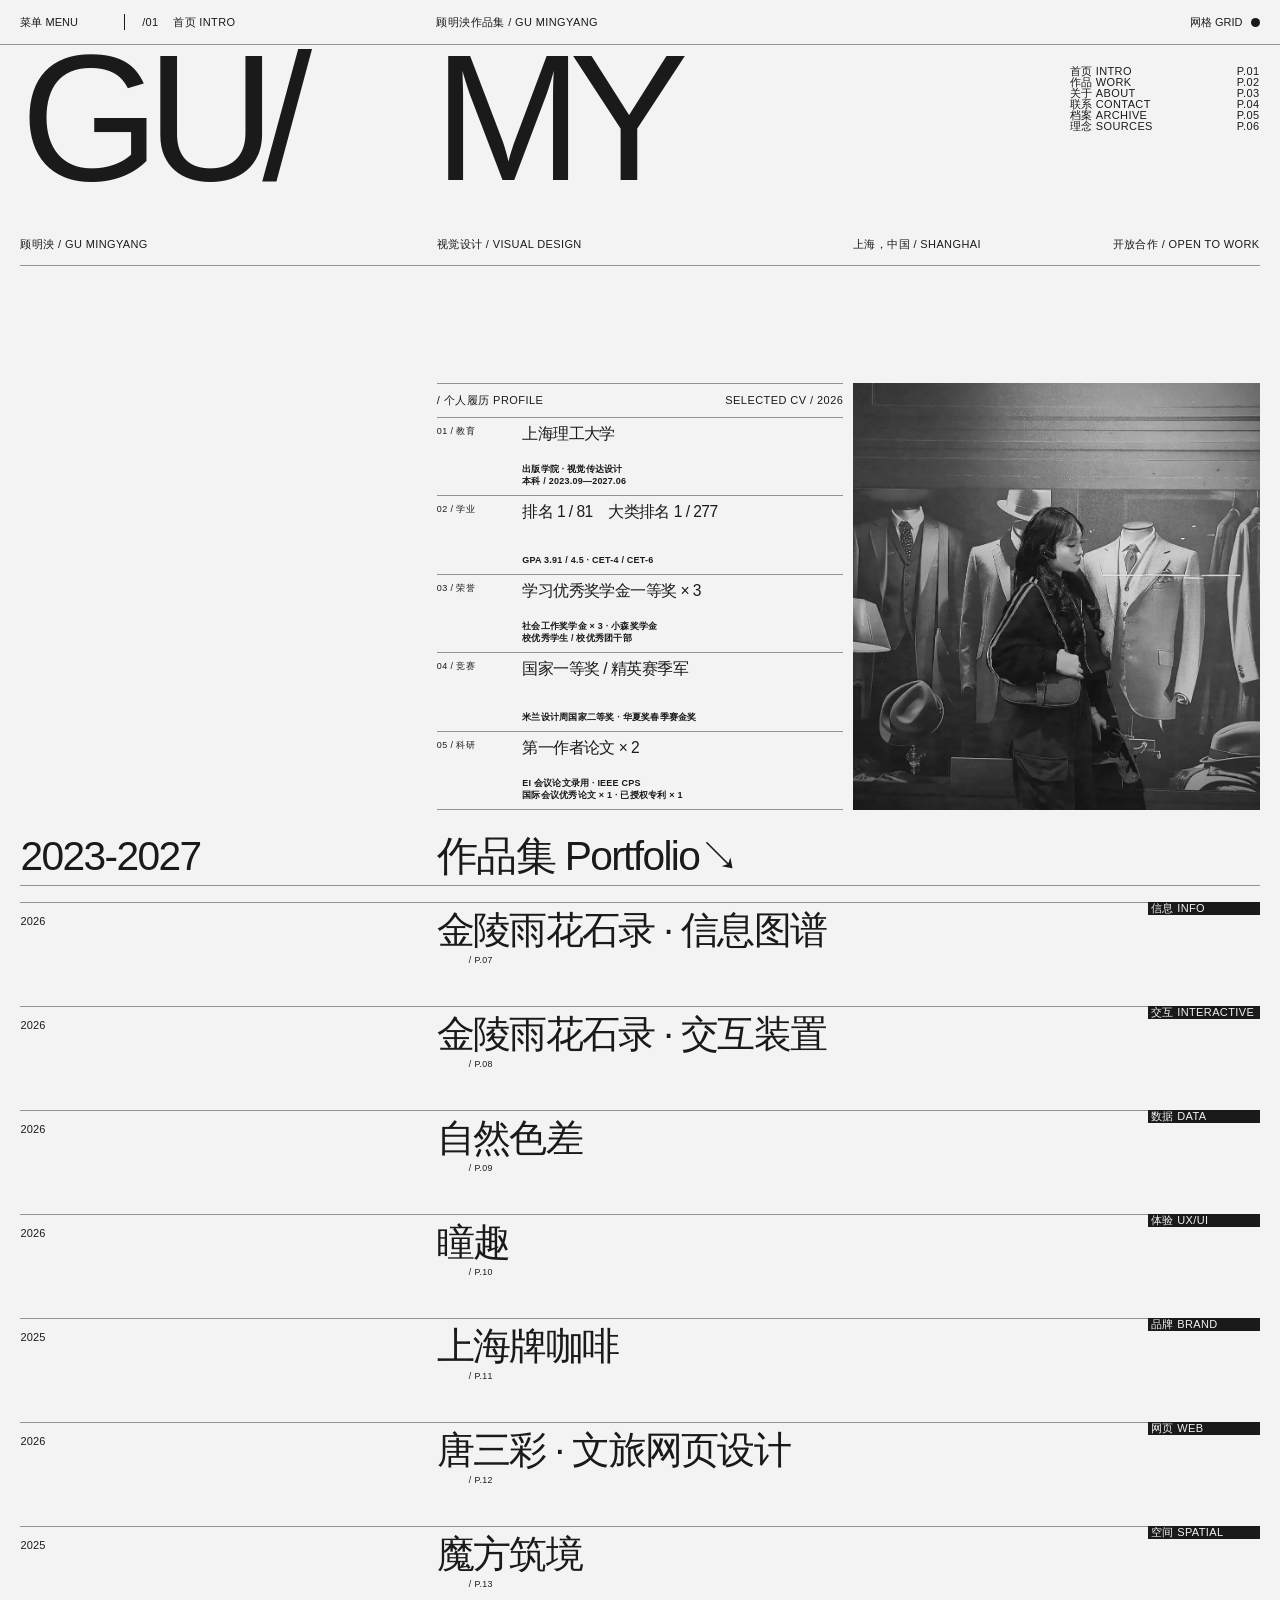
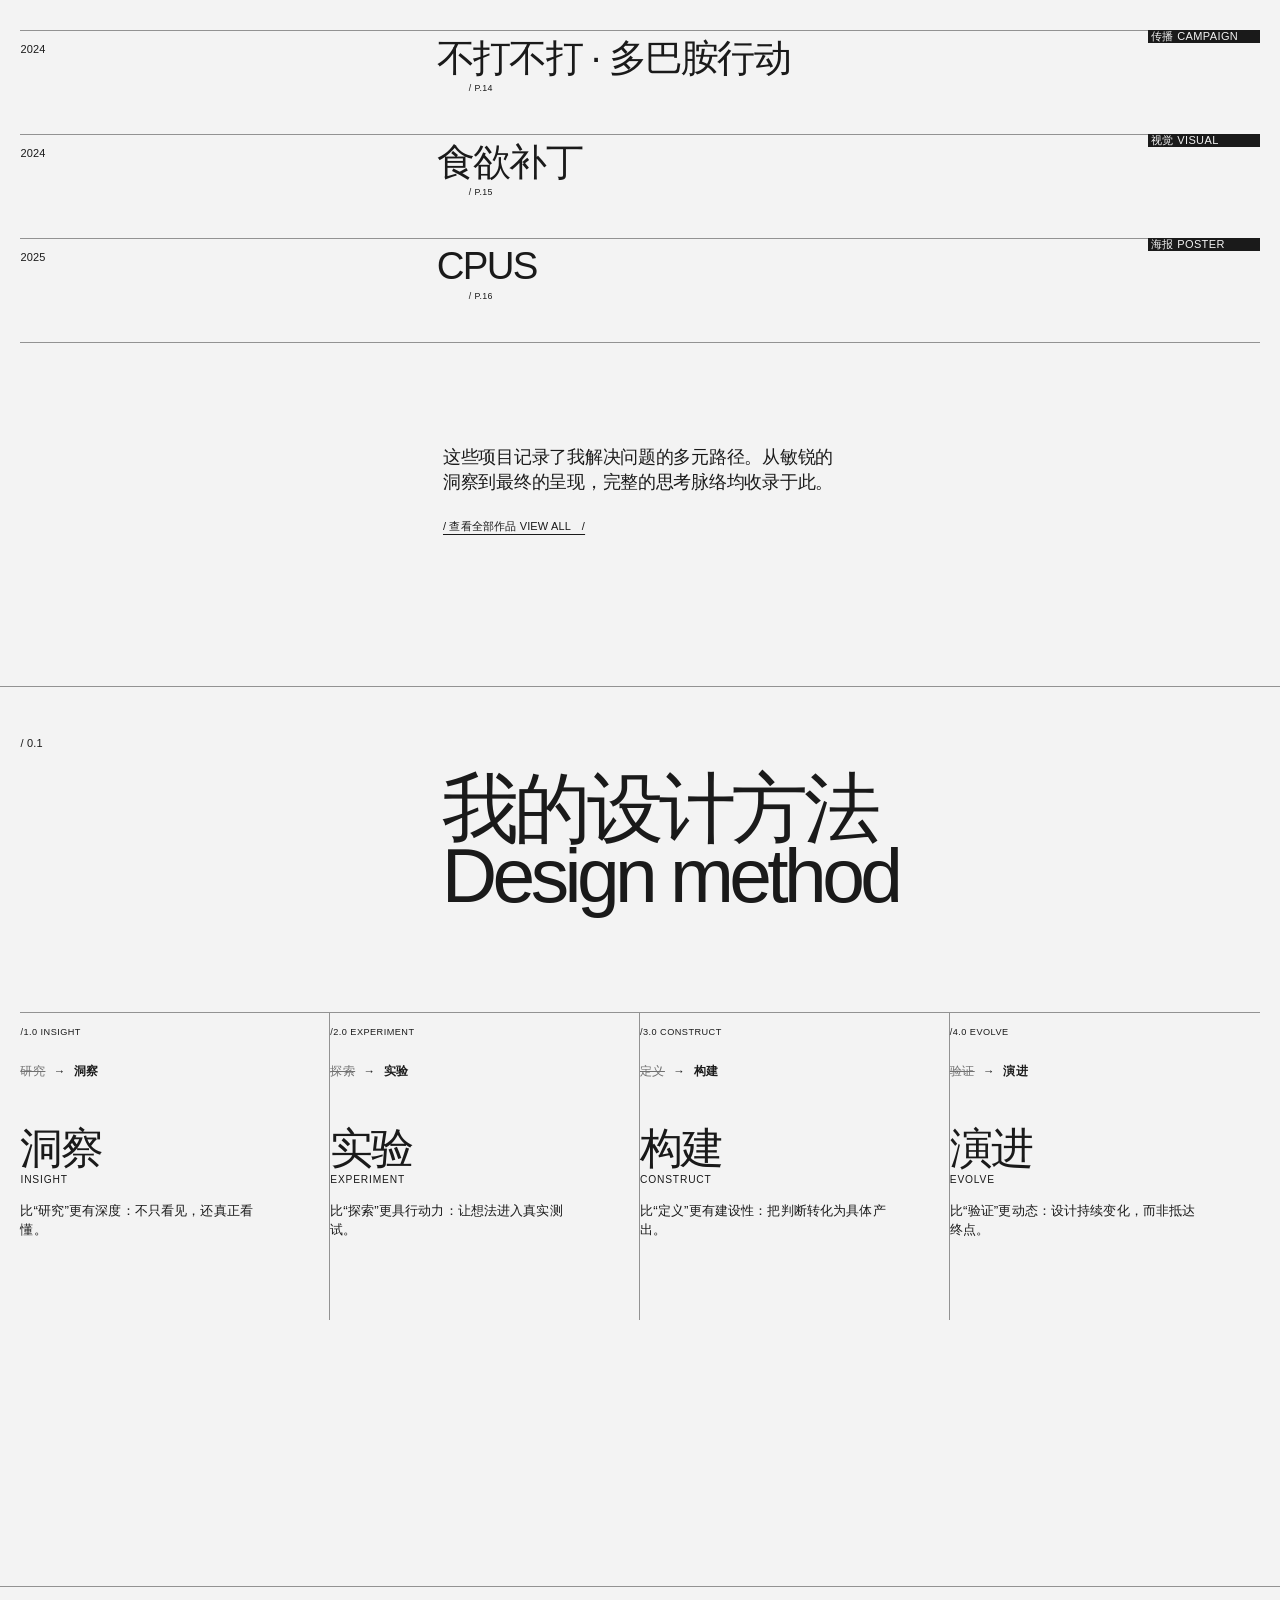
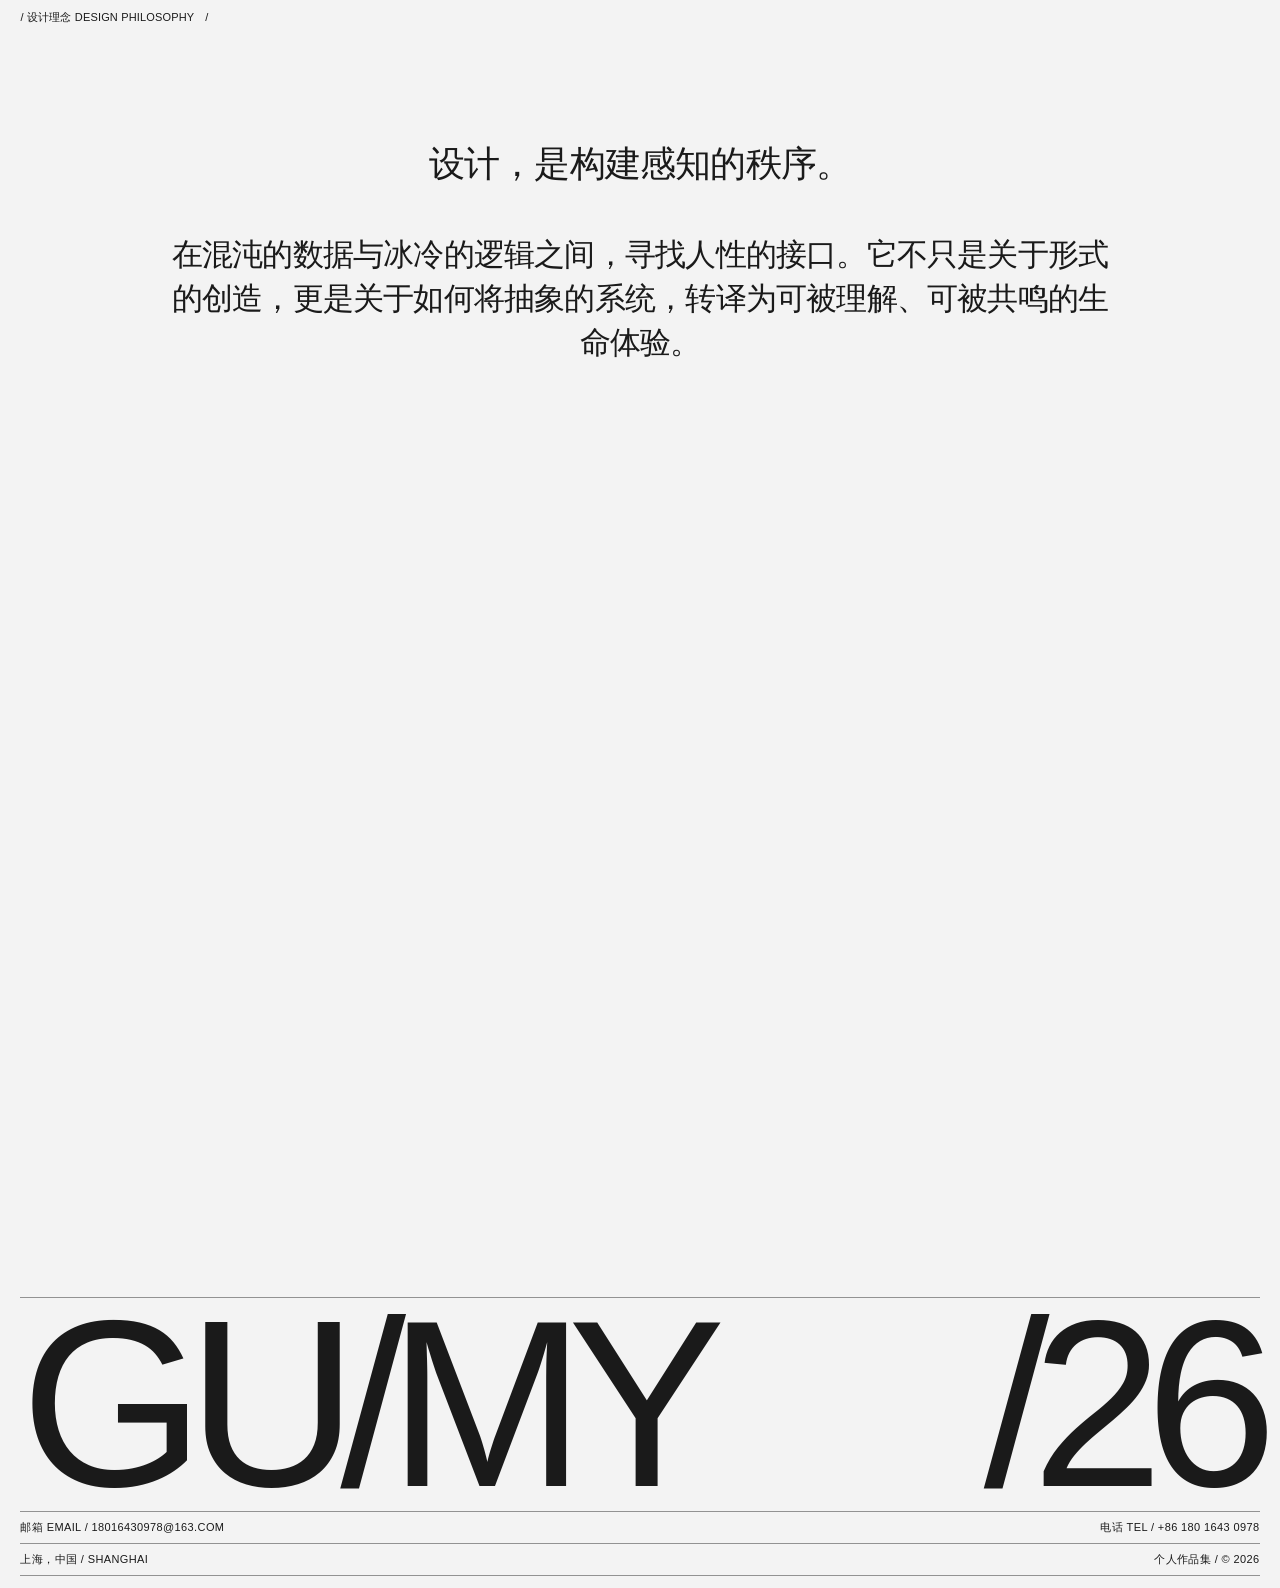
<file: index.html>
<!doctype html>
<html lang="zh-CN">
  <head>
    <meta charset="UTF-8" />
    <meta name="viewport" content="width=device-width, initial-scale=1.0" />
    <meta name="description" content="顾明泱视觉传达设计作品集，信息设计、交互体验、品牌与视觉系统。" />
    <meta name="theme-color" content="#f3f3f3" />
    <title>顾明泱作品集 — GU/MY Portfolio</title>
    <link rel="icon" href="data:," />
    <!-- Inline CSS keeps the portfolio styled in slow in-app browsers. -->
    <style>
:root {
  --paper: #f3f3f3;
  --ink: #1a1a1a;
  --line: #929292;
  --pad: clamp(14px, 1.6vw, 33px);
  --drawer-width: 26.1vw;
  --sans: "PP Neue Montreal", "Helvetica Neue", Helvetica, Arial, "PingFang SC", "Microsoft YaHei", sans-serif;
}

* { box-sizing: border-box; }
html { overflow-x: hidden; scroll-behavior: smooth; }
body { margin: 0; overflow-x: hidden; background: var(--paper); color: var(--ink); font-family: var(--sans); font-size: clamp(11px, .69vw, 14px); line-height: 1; letter-spacing: .015em; }
button, a { color: inherit; font: inherit; touch-action: manipulation; }
button { padding: 0; border: 0; background: none; cursor: pointer; }
a { text-decoration: none; }
button:focus-visible, a:focus-visible { outline: 1px dashed var(--ink); outline-offset: 4px; }

.skip-link { position: fixed; z-index: 1000; top: -60px; left: var(--pad); padding: 8px 10px; background: var(--ink); color: var(--paper); }
.skip-link:focus { top: 52px; }

.loader {
  position: fixed; z-index: 999; inset: 0; display: flex; align-items: center; justify-content: space-between;
  padding: 0 2vw; overflow: hidden; background: var(--ink); color: var(--paper);
  font-size: 30vw; font-weight: 500; letter-spacing: -.08em;
  transition: transform .8s cubic-bezier(.77,0,.18,1), visibility .8s;
}
.loader i { font-style: normal; }
.loader.is-gone { transform: translateY(-100%); visibility: hidden; }

.site-header {
  position: fixed; z-index: 120; top: 0; right: 0; left: 0; height: 45px; padding: 0 var(--pad);
  display: grid; grid-template-columns: 8.1vw 24.4vw 1fr auto; align-items: center;
  border-bottom: 1px solid var(--line); background: rgba(243,243,243,.94); backdrop-filter: blur(8px);
  text-transform: uppercase; letter-spacing: .035em; transition: transform .55s cubic-bezier(.77,0,.18,1);
}
.menu-trigger { justify-self: start; text-transform: uppercase; }
.page-code { display: grid; grid-template-columns: 18px 31px 1fr; align-items: center; }
.page-code i { width: 1px; height: 16px; background: var(--ink); }
.page-code b { font-weight: 400; }
.site-id { justify-self: start; }
.grid-trigger { display: flex; align-items: center; gap: 8px; text-transform: uppercase; }
.grid-trigger i { width: 9px; height: 9px; border-radius: 50%; background: var(--ink); }

.menu-panel {
  position: fixed; z-index: 150; inset: 0 auto 0 0; width: var(--drawer-width); padding: 24px var(--pad) 44px;
  overflow-y: auto; border-right: 6px solid var(--ink); background: var(--paper);
  transform: translateX(-101%); transition: transform .55s cubic-bezier(.77,0,.18,1);
}
.menu-panel.is-open { transform: none; }
.menu-panel h2 { margin: 0 0 6.2vw; font-size: 3.75vw; font-weight: 500; line-height: .85; letter-spacing: -.055em; }
.menu-panel nav { margin-left: 2.55vw; }
.menu-panel nav a { display: grid; grid-template-columns: 2.45vw 1fr; min-height: 7.2vw; align-content: start; }
.menu-panel nav a:nth-child(2) { min-height: 8.6vw; }
.menu-panel nav small { font-size: .69vw; }
.menu-panel nav strong { font-size: 2vw; font-weight: 500; line-height: .86; letter-spacing: -.05em; }
.menu-panel nav span { grid-column: 1 / -1; width: calc(100% + 2.55vw); margin: 1vw 0 0 -2.55vw; text-align: center; font-weight: 600; line-height: .96; letter-spacing: .02em; }
.menu-panel nav a:hover strong { text-decoration: underline; text-decoration-thickness: 1px; text-underline-offset: 3px; }
.latest-label { margin: 1.8vw 0 1.8vw 2.55vw; text-transform: uppercase; }
.latest-window { height: 17vw; display: flex; flex-direction: column; justify-content: space-between; padding: 18px; border-radius: 15px; background: var(--ink); color: var(--paper); text-transform: uppercase; }
.latest-window b { align-self: flex-end; font-size: 3vw; font-weight: 500; }

main { transition: transform .55s cubic-bezier(.77,0,.18,1); }
body.menu-open main, body.menu-open .site-header { transform: translateX(var(--drawer-width)); }

.intro-hero { position: relative; min-height: calc(100vh - 14px); padding: 45px var(--pad) 0; }
.hero-index { position: absolute; z-index: 2; top: 66px; right: var(--pad); display: grid; min-width: 190px; text-transform: uppercase; letter-spacing: .035em; }
.hero-index a { display: grid; grid-template-columns: 1fr auto; column-gap: 22px; }
.hero-index a:hover span, .hero-index a:focus-visible span { text-decoration: underline; text-decoration-thickness: 1px; text-underline-offset: 2px; }
.hero-index b { font-weight: 400; }

.identity-display { display: grid; grid-template-columns: repeat(3, 1fr); font-size: 14vw; font-weight: 500; line-height: .82; letter-spacing: -.075em; white-space: nowrap; }
.identity-display span:first-child { grid-column: 1; }
.identity-display span:last-child { grid-column: 2; }

.identity-meta { position: absolute; top: 26.55vh; right: var(--pad); left: var(--pad); height: 27px; border-bottom: 1px solid var(--line); text-transform: uppercase; letter-spacing: .035em; }
.identity-meta span { position: absolute; }
.identity-meta span:nth-child(1) { left: 0; }
.identity-meta span:nth-child(2) { left: calc(34.13vw - var(--pad)); }
.identity-meta span:nth-child(3) { left: calc(66.65vw - var(--pad)); }
.identity-meta span:nth-child(4) { right: 0; }

.resume-summary { position: absolute; top: 42.5vh; bottom: 76px; left: 34.13vw; width: 31.75vw; display: flex; flex-direction: column; border-top: 1px solid var(--line); }
.resume-heading { min-height: 34px; display: flex; align-items: center; justify-content: space-between; border-bottom: 1px solid var(--line); text-transform: uppercase; letter-spacing: .04em; }
.resume-heading b { font-weight: 400; }
.resume-summary dl { flex: 1; min-height: 0; margin: 0; display: grid; grid-template-rows: repeat(5, minmax(0, 1fr)); }
.resume-summary dl > div { display: grid; grid-template-columns: 21% 1fr; border-bottom: 1px solid var(--line); }
.resume-summary dt { padding-top: 9px; font-size: clamp(9px, .61vw, 12px); text-transform: uppercase; letter-spacing: .04em; }
.resume-summary dd { min-width: 0; margin: 0; padding: 9px 0 7px; display: flex; flex-direction: column; justify-content: space-between; }
.resume-summary dd b { font-size: clamp(15px, 1.22vw, 25px); font-weight: 400; line-height: .94; letter-spacing: -.035em; }
.resume-summary dd span { font-size: clamp(9px, .62vw, 12px); font-weight: 600; line-height: 1.4; letter-spacing: .025em; }
.portrait-feature { position: absolute; top: 42.5vh; right: var(--pad); bottom: 76px; left: 66.65vw; margin: 0; overflow: hidden; background: #d2d2d2; }
.portrait-feature img { display: block; width: 100%; height: 100%; object-fit: cover; object-position: center 48%; }

.hero-bottom { position: absolute; right: var(--pad); bottom: 0; left: var(--pad); height: 64px; border-bottom: 1px solid var(--line); }
.hero-bottom h1, .hero-bottom h2 { position: absolute; bottom: 10px; margin: 0; font-size: 3.18vw; font-weight: 400; line-height: .94; letter-spacing: -.04em; }
.hero-bottom h1 { left: 0; }
.hero-bottom h2 { left: calc(34.13vw - var(--pad)); }

.portfolio-index { position: relative; padding: 16px var(--pad) 12vw; }
.current-window { width: 15.5vw; height: 11.9vw; overflow: hidden; border-radius: .75vw; background: linear-gradient(100deg, #b9b9b7, #d8d8d5 52%, #bcbcb9); }
.current-window i { position: absolute; width: 5.4vw; height: 7.5vw; top: 3vw; left: 5.05vw; border: 1px solid rgba(26,26,26,.35); }
.current-label { width: 15.5vw; margin: 0 0 15px; font-size: .78vw; font-weight: 600; line-height: 15px; letter-spacing: .035em; }
.project-list { border-top: 1px solid var(--line); }
.project-row { position: relative; height: 6.75vw; min-height: 104px; display: grid; grid-template-columns: 33.6% 1fr 9%; align-items: start; border-bottom: 1px solid var(--line); }
.project-row time { padding-top: 1vw; }
.project-row > div { padding-top: .7vw; }
.project-row h3 { margin: 0; font-size: 3vw; font-weight: 400; line-height: .94; letter-spacing: -.045em; white-space: nowrap; }
.project-row small { display: block; margin: .65vw 0 0 2.5vw; font-size: .69vw; letter-spacing: .04em; }
.project-row > span { justify-self: stretch; align-self: start; margin-top: -1px; padding: 1px 3px; background: var(--ink); color: var(--paper); text-transform: uppercase; letter-spacing: .035em; }
.project-row:hover { border-bottom-color: var(--ink); }

.hover-window {
  position: absolute; z-index: 96; top: 0; right: 16.8%; width: 15.5vw; height: 23.25vw;
  display: block; padding: 0;
  overflow: hidden; border-radius: .75vw; background: #090909; color: var(--paper); pointer-events: none;
  opacity: 0; transform: translateY(-25%) scale(.96); transform-origin: 50% 50%;
  transition: opacity .16s ease, transform .42s cubic-bezier(.77,0,.18,1);
}
.hover-window img { width: 100%; height: 100%; object-fit: cover; }
.hover-window em { position: absolute; z-index: 1; right: .75vw; bottom: .65vw; padding: 4px 6px; background: var(--ink); color: var(--paper); font-style: normal; font-weight: 400; letter-spacing: .04em; }
.project-row:hover .hover-window, .project-row:focus-visible .hover-window { opacity: 1; transform: translateY(-25%) scale(1); }

.work-note { display: grid; grid-template-columns: 34.1% 31.8% 1fr; padding-top: 8vw; }
.work-note p { grid-column: 2; margin: 0; font-size: 1.4vw; line-height: 1.4; letter-spacing: -.015em; }
.work-note a { grid-column: 2; margin-top: 2vw; text-transform: uppercase; text-decoration: underline; text-underline-offset: 4px; }

.process { min-height: 100vh; padding: 4vw var(--pad) 10vw; border-top: 1px solid var(--line); }
.section-number { margin-bottom: 2vw; }
.process > h2 { margin: 0 0 8vw 34%; font-size: 6vw; font-weight: 400; line-height: .88; letter-spacing: -.06em; }
.process-grid { display: grid; grid-template-columns: repeat(4, 1fr); border-top: 1px solid var(--line); }
.process-grid article { position: relative; min-height: 24vw; padding: 1vw 1.2vw 2vw 0; border-right: 1px solid var(--line); }
.process-grid article:last-child { border-right: 0; }
.process-grid article > small { letter-spacing: .05em; }
.process-grid .method-shift { width: 100%; margin: 2.3vw 0 0; display: flex; align-items: baseline; gap: .65vw; font-size: .9vw; letter-spacing: .04em; }
.process-grid .method-shift b { font-weight: 400; color: #707070; text-decoration: line-through; text-decoration-thickness: 1px; }
.process-grid .method-shift i { font-style: normal; }
.process-grid .method-shift strong { font-weight: 600; }
.process-grid h3 { margin: 4vw 0 1.4vw; font-size: 3.35vw; font-weight: 400; line-height: .9; letter-spacing: -.05em; }
.process-grid h3 em { display: block; margin-top: .55vw; font-size: .8vw; font-style: normal; letter-spacing: .08em; text-transform: uppercase; }
.process-grid article > p:last-child { width: 85%; margin: 0; font-size: 1.05vw; line-height: 1.4; letter-spacing: .01em; }

.sources { min-height: 78vh; padding: 2vw var(--pad); border-top: 1px solid var(--line); }
.sources p { width: min(78%, 1380px); margin: 9vw auto 0; text-align: center; font-size: clamp(24px, 2.45vw, 48px); line-height: 1.4; letter-spacing: -.025em; }
.sources p strong, .sources p span { display: block; }
.sources p strong { font-size: 1.16em; font-weight: 500; }
.sources p span { margin-top: 1.4em; }

footer { min-height: 100vh; padding: 0 var(--pad) 12px; display: flex; flex-direction: column; justify-content: flex-end; }
.footer-lockup { display: flex; justify-content: space-between; align-items: flex-end; border-top: 1px solid var(--line); }
.footer-lockup span, .footer-lockup b { font-size: 18.5vw; font-weight: 500; line-height: .9; letter-spacing: -.075em; }
.footer-links { display: grid; grid-template-columns: repeat(2, 1fr); border-top: 1px solid var(--line); text-transform: uppercase; letter-spacing: .035em; }
.footer-links > * { padding: 10px 0; border-bottom: 1px solid var(--line); }
.footer-links > *:nth-child(even) { text-align: right; }

.grid-overlay { position: fixed; z-index: 260; inset: 0; pointer-events: none; opacity: 0; visibility: hidden; background: repeating-linear-gradient(to bottom, rgba(56,101,255,.32) 0 1px, transparent 1px 14px); transition: opacity .2s, visibility .2s; }
.grid-overlay.is-visible { opacity: 1; visibility: visible; }
.grid-overlay > div { position: absolute; inset: 0 var(--pad); display: grid; grid-template-columns: repeat(12, 1fr); gap: 16px; }
.grid-overlay i { background: rgba(26,26,26,.055); border-right: 1px solid rgba(26,26,26,.08); border-left: 1px solid rgba(26,26,26,.08); }

@media (max-width: 760px) {
  :root { --drawer-width: calc(100vw - 58px); }
  body { font-size: 12px; }
  body.menu-open { overflow: hidden; }
  .site-header { height: 48px; grid-template-columns: auto minmax(0, 1fr) auto; gap: 12px; }
  .menu-trigger, .grid-trigger { min-height: 44px; display: flex; align-items: center; }
  .page-code { min-width: 0; grid-template-columns: 13px 31px minmax(0, 1fr); overflow: hidden; }
  .page-code b { overflow: hidden; text-overflow: ellipsis; white-space: nowrap; }
  .site-id { display: none; }
  .menu-panel { padding: 18px 14px 40px; }
  .menu-panel h2 { margin-bottom: 68px; font-size: 48px; }
  .menu-panel nav { margin-left: 36px; }
  .menu-panel nav a, .menu-panel nav a:nth-child(2) { grid-template-columns: 35px 1fr; min-height: 126px; }
  .menu-panel nav strong { font-size: 29px; }
  .menu-panel nav small { font-size: 12px; }
  .menu-panel nav span { width: calc(100% + 36px); margin: 18px 0 0 -36px; }
  .latest-label { margin: 10px 0 20px 36px; }
  .latest-window { height: 260px; }

  .intro-hero { min-height: 0; padding-top: 48px; display: flex; flex-direction: column; }
  .hero-index { display: none; }
  .identity-display { display: block; margin-top: 10px; font-size: clamp(118px, 36vw, 164px); line-height: .73; }
  .identity-display span { display: block; }
  .identity-display span:last-child { padding-left: 25%; }
  .identity-meta { position: static; height: auto; min-height: 72px; margin-top: 28px; display: grid; grid-template-columns: 1fr 1fr; gap: 8px 10px; padding: 10px 0; border-top: 1px solid var(--line); }
  .identity-meta span { position: static; }
  .identity-meta span:nth-child(even) { text-align: right; }
  .resume-summary { position: static; width: auto; height: auto; margin-top: 34px; }
  .resume-heading { min-height: 44px; }
  .resume-summary dl { display: block; }
  .resume-summary dl > div { min-height: 112px; grid-template-columns: 76px minmax(0, 1fr); }
  .resume-summary dt { padding-top: 9px; font-size: 10px; }
  .resume-summary dd { padding: 9px 0 7px; }
  .resume-summary dd b { font-size: clamp(18px, 5.4vw, 23px); line-height: 1; overflow-wrap: anywhere; }
  .resume-summary dd span { font-size: 10px; line-height: 1.45; }
  .portrait-feature { position: static; width: 100%; height: auto; aspect-ratio: 4 / 5; margin-top: 18px; border-radius: 12px; }
  .hero-bottom { position: static; height: auto; min-height: 0; margin-top: 18px; padding: 16px 0 12px; display: flex; flex-direction: column; gap: 12px; align-items: stretch; border-top: 1px solid var(--line); }
  .hero-bottom h1, .hero-bottom h2 { position: static; min-width: 0; margin: 0; line-height: .9; overflow-wrap: normal; white-space: nowrap; }
  .hero-bottom h1 { font-size: clamp(18px, 5vw, 22px); letter-spacing: -.025em; }
  .hero-bottom h2 { max-width: none; font-size: clamp(40px, 12vw, 54px); text-align: left; }

  .portfolio-index { padding-top: 14px; }
  .current-window { width: 48vw; height: 37vw; border-radius: 12px; }
  .current-window i { top: 9vw; left: 17vw; width: 14vw; height: 19vw; }
  .current-label { width: 48vw; margin: 5px 0 18px; font-size: 12px; }
  .project-row { height: auto; min-height: 126px; grid-template-columns: minmax(0, 1fr) auto; padding: 8px 0 14px; }
  .project-row time { padding-top: 7px; }
  .project-row > div { grid-column: 1 / -1; grid-row: 2; padding-top: 0; }
  .project-row h3 { font-size: clamp(25px, 7.7vw, 32px); line-height: .96; white-space: normal; overflow-wrap: anywhere; }
  .project-row small { margin: 8px 0 0 0; }
  .project-row > span { grid-column: 2; grid-row: 1; }
  .hover-window { display: none; }
  .work-note { grid-template-columns: 1fr; padding: 70px 0 100px; }
  .work-note p, .work-note a { grid-column: 1; font-size: 18px; }
  .process { min-height: 0; padding-top: 56px; padding-bottom: 88px; }
  .process > h2 { margin-left: 0; font-size: 16vw; }
  .process-grid { grid-template-columns: 1fr; }
  .process-grid article { min-height: 260px; padding: 18px 0 28px; border-right: 0; border-bottom: 1px solid var(--line); }
  .process-grid .method-shift { margin-top: 34px; gap: 10px; font-size: 13px; }
  .process-grid h3 { margin-top: 54px; font-size: 12vw; }
  .process-grid h3 em { margin-top: 8px; font-size: 11px; }
  .process-grid article > p:last-child { width: 88%; font-size: 17px; line-height: 1.4; }
  .sources { min-height: 0; padding-top: 28px; padding-bottom: 120px; }
  .sources p { width: 100%; margin: 88px auto 0; font-size: clamp(25px, 7.2vw, 34px); line-height: 1.4; }
  footer { min-height: 86vh; padding-bottom: max(12px, env(safe-area-inset-bottom)); }
  .footer-lockup { display: grid; grid-template-columns: minmax(0, 1fr) auto; overflow: visible; }
  .footer-lockup span, .footer-lockup b { min-width: 0; font-size: clamp(76px, 26vw, 112px); white-space: nowrap; }
  .footer-links { grid-template-columns: 1fr; }
  .footer-links > *:nth-child(even) { text-align: left; }
  .grid-overlay > div { inset: 0 14px; grid-template-columns: repeat(6,1fr); gap: 10px; }
  .grid-overlay i:nth-child(n + 7) { display: none; }
}

@media (max-width: 360px) {
  .site-header { gap: 8px; }
  .grid-trigger span { position: absolute; width: 1px; height: 1px; overflow: hidden; clip-path: inset(50%); white-space: nowrap; }
  .identity-display { font-size: 34vw; }
  .identity-meta { font-size: 11px; }
  .resume-summary dl > div { grid-template-columns: 68px minmax(0, 1fr); }
  .hero-bottom h1 { font-size: 5vw; }
  .hero-bottom h2 { font-size: 11vw; white-space: normal; }
  .footer-lockup span, .footer-lockup b { font-size: 24vw; }
}

@media (prefers-reduced-motion: reduce) {
  *, *::before, *::after { scroll-behavior: auto !important; transition-duration: .01ms !important; animation-duration: .01ms !important; }
}

    </style>
  </head>
  <body>
    <a class="skip-link" href="#portfolio">跳至项目列表</a>

    <div class="loader" aria-hidden="true"><span>100</span><i>/</i></div>

    <header class="site-header">
      <button class="menu-trigger" type="button" aria-expanded="false" aria-controls="menu-panel">菜单 MENU</button>
      <div class="page-code"><i></i><span>/01</span><b>首页 INTRO</b></div>
      <a class="site-id" href="#top">顾明泱作品集 / GU MINGYANG</a>
      <button class="grid-trigger" type="button" aria-pressed="false"><span>网格 GRID</span><i></i></button>
    </header>

    <aside class="menu-panel" id="menu-panel" aria-hidden="true">
      <h2>索引<br />Index</h2>
      <nav>
        <a href="#top"><small>01/</small><strong>首页 Intro</strong><span>身份封面 / 精选项目 / 设计方法 /</span></a>
        <a href="#portfolio"><small>02/</small><strong>作品 Work</strong><span>信息设计 / 交互体验 / 品牌系统 / 空间与视觉实验 /</span></a>
        <a href="#about"><small>03/</small><strong>关于 About</strong><span>上海理工大学 / 视觉传达设计 / 研究方向 /</span></a>
        <a href="#contact"><small>04/</small><strong>联系 Contact</strong><span>邮箱 / 电话 / 项目合作 /</span></a>
        <a href="archive.html"><small>05/</small><strong>档案 Archive</strong><span>十个精选项目 / 完整过程展板 /</span></a>
        <a href="#sources"><small>06/</small><strong>理念 Sources</strong><span>作品集 PDF / 项目展板 / 个人材料 /</span></a>
      </nav>
      <p class="latest-label">/ 最新项目 LATEST</p>
      <a class="latest-window" href="#portfolio"><span>精选作品 / 2024—2026</span><b>GU/MY</b></a>
    </aside>

    <main id="top">
      <section class="intro-hero" aria-labelledby="portfolio-title">
        <div class="hero-index" aria-label="页面索引">
          <a href="#top"><span>首页 INTRO</span><b>P.01</b></a>
          <a href="#portfolio"><span>作品 WORK</span><b>P.02</b></a>
          <a href="#about"><span>关于 ABOUT</span><b>P.03</b></a>
          <a href="#contact"><span>联系 CONTACT</span><b>P.04</b></a>
          <a href="archive.html"><span>档案 ARCHIVE</span><b>P.05</b></a>
          <a href="#sources"><span>理念 SOURCES</span><b>P.06</b></a>
        </div>

        <div class="identity-display" aria-label="GU MY">
          <span>GU/</span><span>MY</span>
        </div>

        <div class="identity-meta">
          <span>顾明泱 / GU MINGYANG</span>
          <span>视觉设计 / VISUAL DESIGN</span>
          <span>上海，中国 / SHANGHAI</span>
          <span>开放合作 / OPEN TO WORK</span>
        </div>

        <section class="resume-summary" aria-label="个人履历重点">
          <div class="resume-heading"><span>/ 个人履历 PROFILE</span><b>SELECTED CV / 2026</b></div>
          <dl>
            <div><dt>01 / 教育</dt><dd><b>上海理工大学</b><span>出版学院 · 视觉传达设计<br />本科 / 2023.09—2027.06</span></dd></div>
            <div><dt>02 / 学业</dt><dd><b>排名 1 / 81　大类排名 1 / 277</b><span>GPA 3.91 / 4.5 · CET-4 / CET-6</span></dd></div>
            <div><dt>03 / 荣誉</dt><dd><b>学习优秀奖学金一等奖 × 3</b><span>社会工作奖学金 × 3 · 小森奖学金<br />校优秀学生 / 校优秀团干部</span></dd></div>
            <div><dt>04 / 竞赛</dt><dd><b>国家一等奖 / 精英赛季军</b><span>米兰设计周国家二等奖 · 华夏奖春季赛金奖</span></dd></div>
            <div><dt>05 / 科研</dt><dd><b>第一作者论文 × 2</b><span>EI 会议论文录用 · IEEE CPS<br />国际会议优秀论文 × 1 · 已授权专利 × 1</span></dd></div>
          </dl>
        </section>

        <figure class="portrait-feature">
          <img src="assets/profile-street.webp" alt="顾明泱黑白个人照片" loading="eager" />
        </figure>

        <div class="hero-bottom">
          <h1>2023-2027</h1>
          <h2 id="portfolio-title">作品集 Portfolio↘</h2>
        </div>
      </section>

      <section class="portfolio-index" id="portfolio" aria-label="项目索引">
        <div class="project-list">
          <a class="project-row" href="project.html?id=yuhuashi-info">
            <time>2026</time><div><h3>金陵雨花石录 · 信息图谱</h3><small>/ P.07</small></div><span>信息 INFO</span><i class="hover-window" aria-hidden="true"><img data-src="assets/covers-web/yuhuashi-info.webp" alt="" loading="lazy" /><em>01 / SELECTED</em></i>
          </a>
          <a class="project-row" href="project.html?id=yuhuashi-installation">
            <time>2026</time><div><h3>金陵雨花石录 · 交互装置</h3><small>/ P.08</small></div><span>交互 INTERACTIVE</span><i class="hover-window" aria-hidden="true"><img data-src="assets/covers-web/yuhuashi-installation.webp" alt="" loading="lazy" /><em>02 / SELECTED</em></i>
          </a>
          <a class="project-row" href="project.html?id=nature">
            <time>2026</time><div><h3>自然色差</h3><small>/ P.09</small></div><span>数据 DATA</span><i class="hover-window" aria-hidden="true"><img data-src="assets/covers-web/nature.webp" alt="" loading="lazy" /><em>03 / SELECTED</em></i>
          </a>
          <a class="project-row" href="project.html?id=tongqu">
            <time>2026</time><div><h3>瞳趣</h3><small>/ P.10</small></div><span>体验 UX/UI</span><i class="hover-window" aria-hidden="true"><img data-src="assets/covers-web/tongqu.webp" alt="" loading="lazy" /><em>04 / SELECTED</em></i>
          </a>
          <a class="project-row" href="project.html?id=coffee">
            <time>2025</time><div><h3>上海牌咖啡</h3><small>/ P.11</small></div><span>品牌 BRAND</span><i class="hover-window" aria-hidden="true"><img data-src="assets/covers-web/coffee.webp" alt="" loading="lazy" /><em>05 / SELECTED</em></i>
          </a>
          <a class="project-row" href="project.html?id=tangsancai">
            <time>2026</time><div><h3>唐三彩 · 文旅网页设计</h3><small>/ P.12</small></div><span>网页 WEB</span><i class="hover-window" aria-hidden="true"><img data-src="assets/covers-web/tangsancai.webp" alt="" loading="lazy" /><em>06 / SELECTED</em></i>
          </a>
          <a class="project-row" href="project.html?id=space">
            <time>2025</time><div><h3>魔方筑境</h3><small>/ P.13</small></div><span>空间 SPATIAL</span><i class="hover-window" aria-hidden="true"><img data-src="assets/covers-web/space.webp" alt="" loading="lazy" /><em>07 / SELECTED</em></i>
          </a>
          <a class="project-row" href="project.html?id=dopamine">
            <time>2024</time><div><h3>不打不打 · 多巴胺行动</h3><small>/ P.14</small></div><span>传播 CAMPAIGN</span><i class="hover-window" aria-hidden="true"><img data-src="assets/covers-web/dopamine.webp" alt="" loading="lazy" /><em>08 / SELECTED</em></i>
          </a>
          <a class="project-row" href="project.html?id=appetite">
            <time>2024</time><div><h3>食欲补丁</h3><small>/ P.15</small></div><span>视觉 VISUAL</span><i class="hover-window" aria-hidden="true"><img data-src="assets/covers-web/appetite.webp" alt="" loading="lazy" /><em>09 / SELECTED</em></i>
          </a>
          <a class="project-row" href="project.html?id=cpus">
            <time>2025</time><div><h3>CPUS</h3><small>/ P.16</small></div><span>海报 POSTER</span><i class="hover-window" aria-hidden="true"><img data-src="assets/covers-web/cpus.webp" alt="" loading="lazy" /><em>10 / SELECTED</em></i>
          </a>
        </div>

        <div class="work-note">
          <p>这些项目记录了我解决问题的多元路径。从敏锐的洞察到最终的呈现，完整的思考脉络均收录于此。</p>
          <a href="archive.html">/ 查看全部作品 VIEW ALL　/</a>
        </div>
      </section>

      <section class="process" id="about">
        <div class="section-number">/ 0.1</div>
        <h2>我的设计方法<br />Design method</h2>
        <div class="process-grid">
          <article><small>/1.0 INSIGHT</small><p class="method-shift"><b>研究</b><i>→</i><strong>洞察</strong></p><h3>洞察<em>Insight</em></h3><p>比“研究”更有深度：不只看见，还真正看懂。</p></article>
          <article><small>/2.0 EXPERIMENT</small><p class="method-shift"><b>探索</b><i>→</i><strong>实验</strong></p><h3>实验<em>Experiment</em></h3><p>比“探索”更具行动力：让想法进入真实测试。</p></article>
          <article><small>/3.0 CONSTRUCT</small><p class="method-shift"><b>定义</b><i>→</i><strong>构建</strong></p><h3>构建<em>Construct</em></h3><p>比“定义”更有建设性：把判断转化为具体产出。</p></article>
          <article><small>/4.0 EVOLVE</small><p class="method-shift"><b>验证</b><i>→</i><strong>演进</strong></p><h3>演进<em>Evolve</em></h3><p>比“验证”更动态：设计持续变化，而非抵达终点。</p></article>
        </div>
      </section>

      <section class="sources" id="sources">
        <span>/ 设计理念 DESIGN PHILOSOPHY　/</span>
        <p><strong>设计，是构建感知的秩序。</strong><span>在混沌的数据与冰冷的逻辑之间，寻找人性的接口。它不只是关于形式的创造，更是关于如何将抽象的系统，转译为可被理解、可被共鸣的生命体验。</span></p>
      </section>

      <footer id="contact">
        <div class="footer-lockup"><span>GU/MY</span><b>/26</b></div>
        <div class="footer-links">
          <a href="mailto:18016430978@163.com">邮箱 EMAIL / 18016430978@163.COM</a>
          <a href="tel:+8618016430978">电话 TEL / +86 180 1643 0978</a>
          <span>上海，中国 / SHANGHAI</span><span>个人作品集 / © 2026</span>
        </div>
      </footer>
    </main>

    <div class="grid-overlay" aria-hidden="true"><div><i></i><i></i><i></i><i></i><i></i><i></i><i></i><i></i><i></i><i></i><i></i><i></i></div></div>
    <script>
const loader = document.querySelector('.loader');
const menuTrigger = document.querySelector('.menu-trigger');
const menuPanel = document.querySelector('.menu-panel');
const gridTrigger = document.querySelector('.grid-trigger');
const gridOverlay = document.querySelector('.grid-overlay');

const dismissLoader = () => window.setTimeout(() => loader.classList.add('is-gone'), 180);

if (document.readyState === 'loading') {
  document.addEventListener('DOMContentLoaded', dismissLoader, { once: true });
} else {
  dismissLoader();
}

window.addEventListener('load', () => loader.classList.add('is-gone'), { once: true });

const setMenu = (open) => {
  menuPanel.classList.toggle('is-open', open);
  document.body.classList.toggle('menu-open', open);
  menuPanel.setAttribute('aria-hidden', String(!open));
  menuTrigger.setAttribute('aria-expanded', String(open));
  menuTrigger.textContent = open ? '关闭 CLOSE' : '菜单 MENU';
};

menuTrigger.addEventListener('click', () => setMenu(!menuPanel.classList.contains('is-open')));
menuPanel.querySelectorAll('a').forEach((link) => link.addEventListener('click', () => setMenu(false)));

gridTrigger.addEventListener('click', () => {
  const active = gridOverlay.classList.toggle('is-visible');
  gridTrigger.setAttribute('aria-pressed', String(active));
});

document.addEventListener('keydown', (event) => {
  if (event.key === 'Escape') setMenu(false);
});

document.querySelectorAll('.project-row').forEach((row) => {
  const image = row.querySelector('.hover-window img[data-src]');
  if (!image) return;
  const loadPreview = () => {
    if (image.src) return;
    image.decoding = 'async';
    image.src = image.dataset.src;
  };
  row.addEventListener('pointerenter', loadPreview, { once: true });
  row.addEventListener('focusin', loadPreview, { once: true });
});

    </script>
  </body>
</html>
</file>
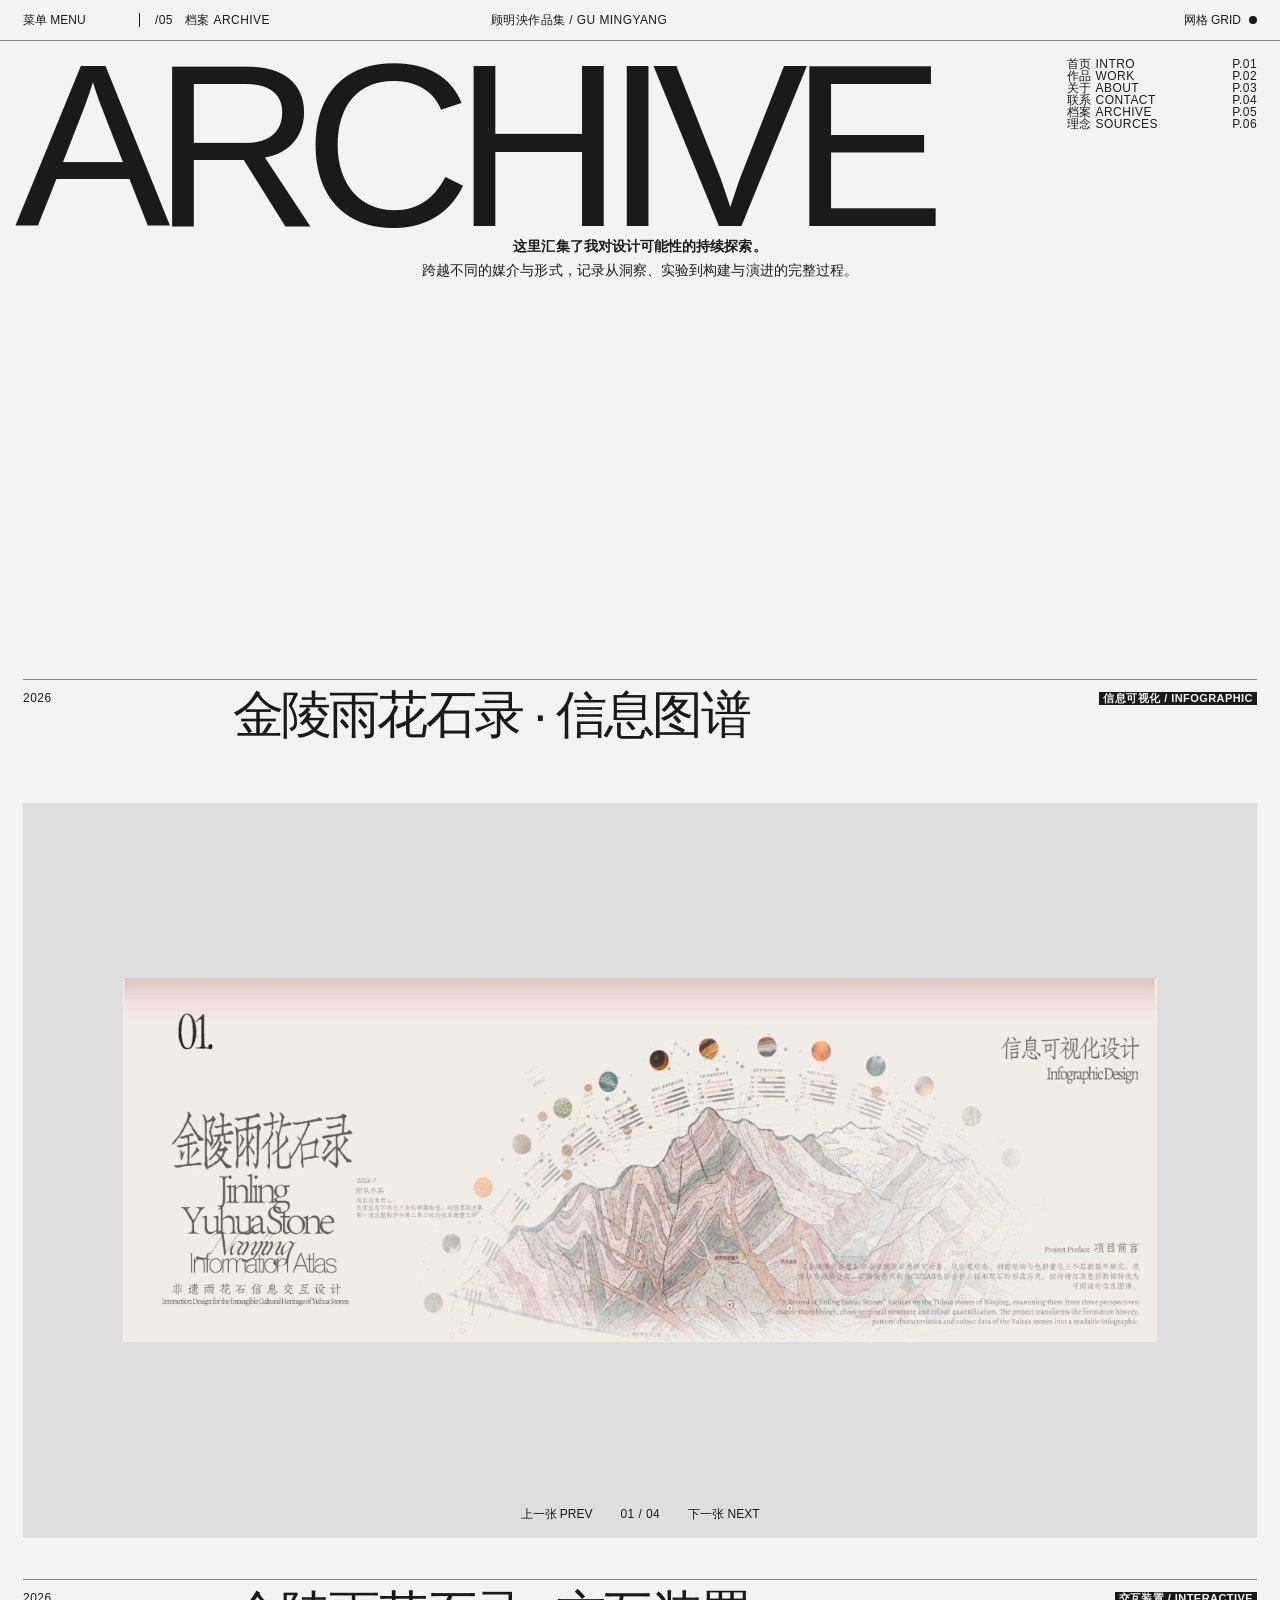
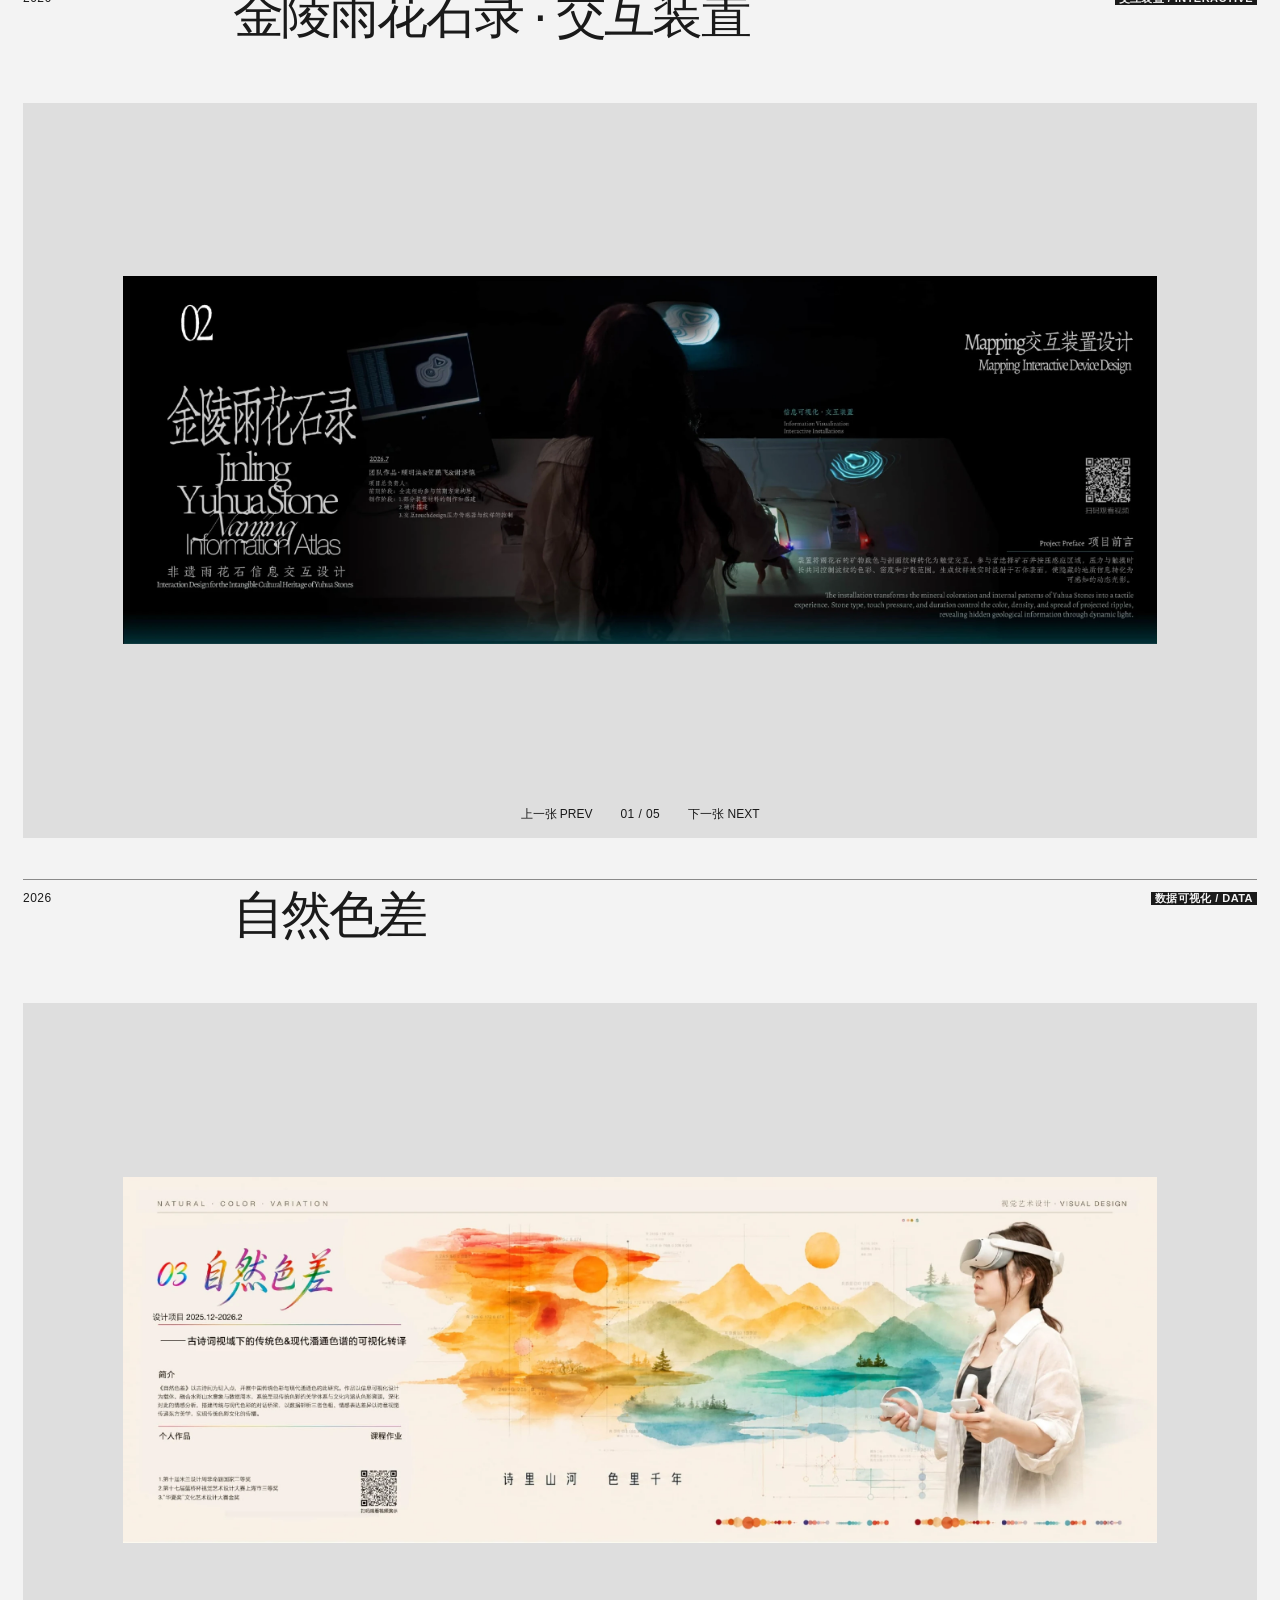
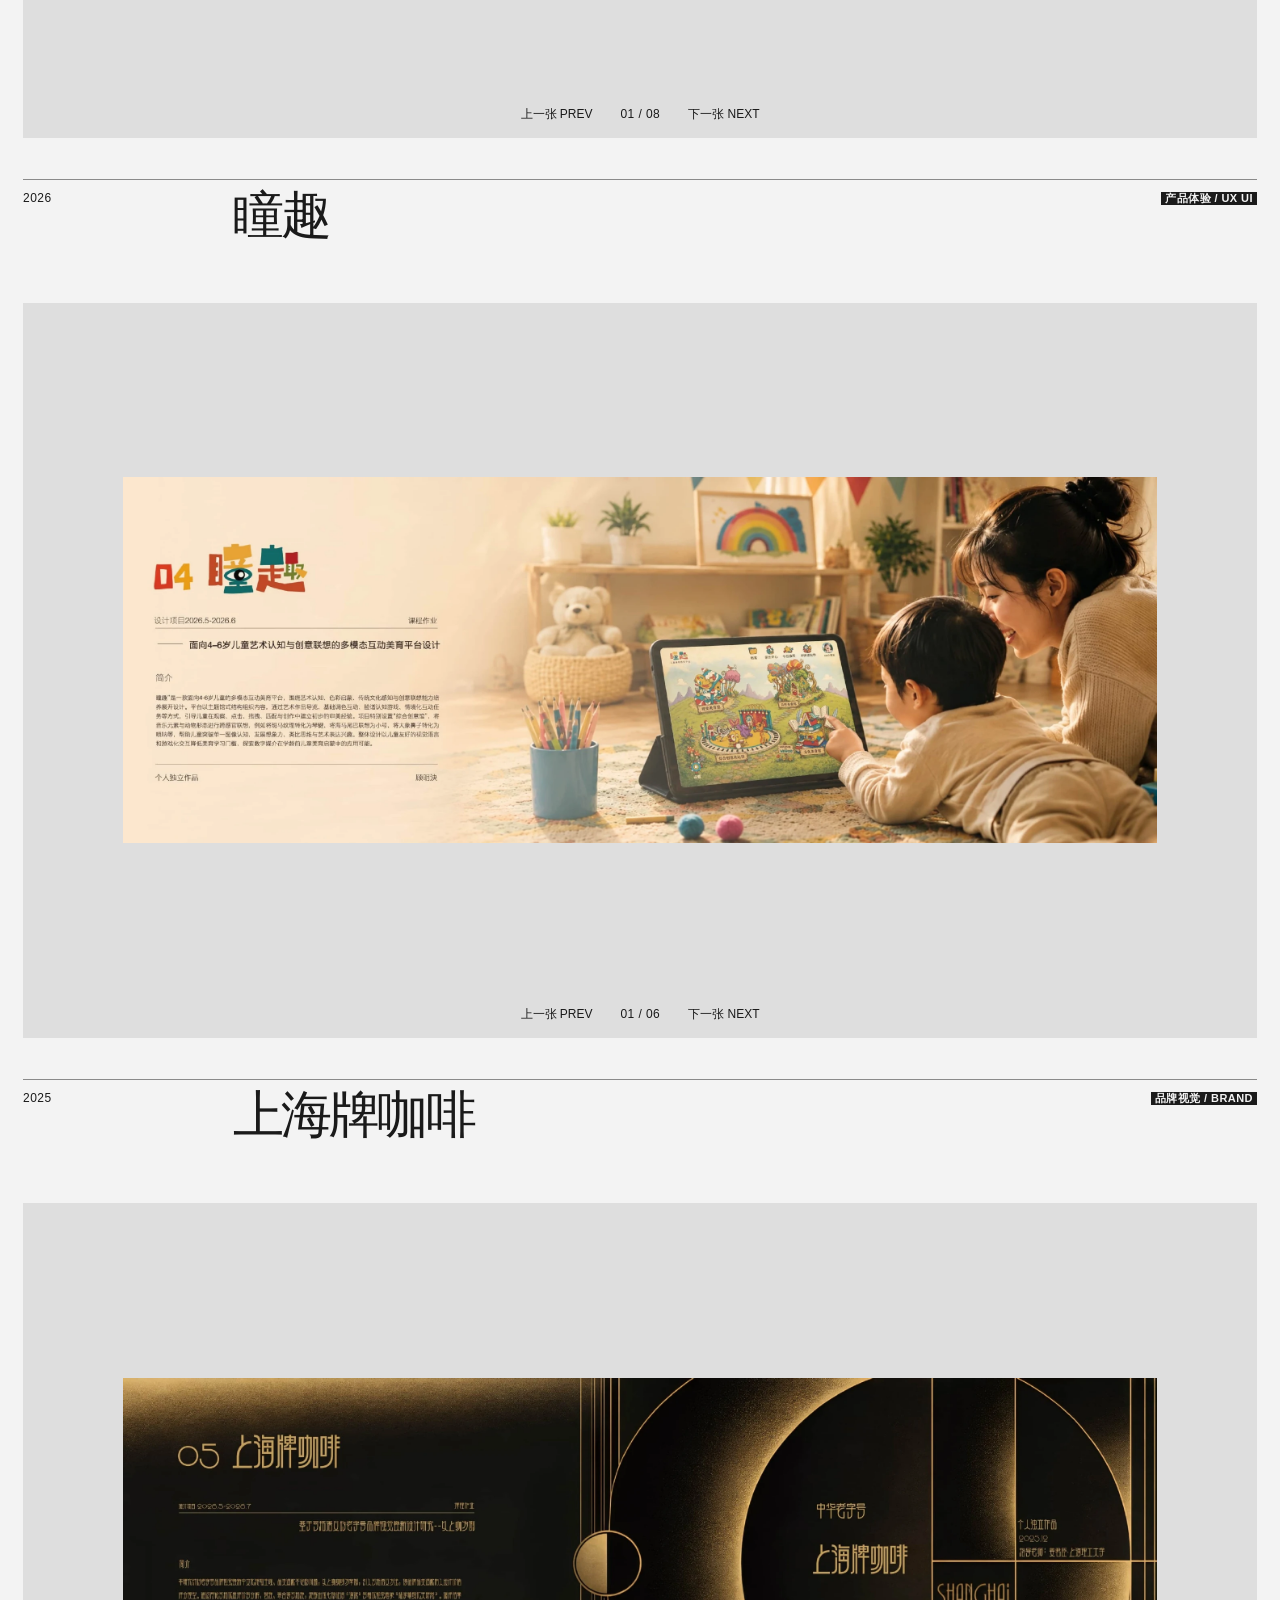
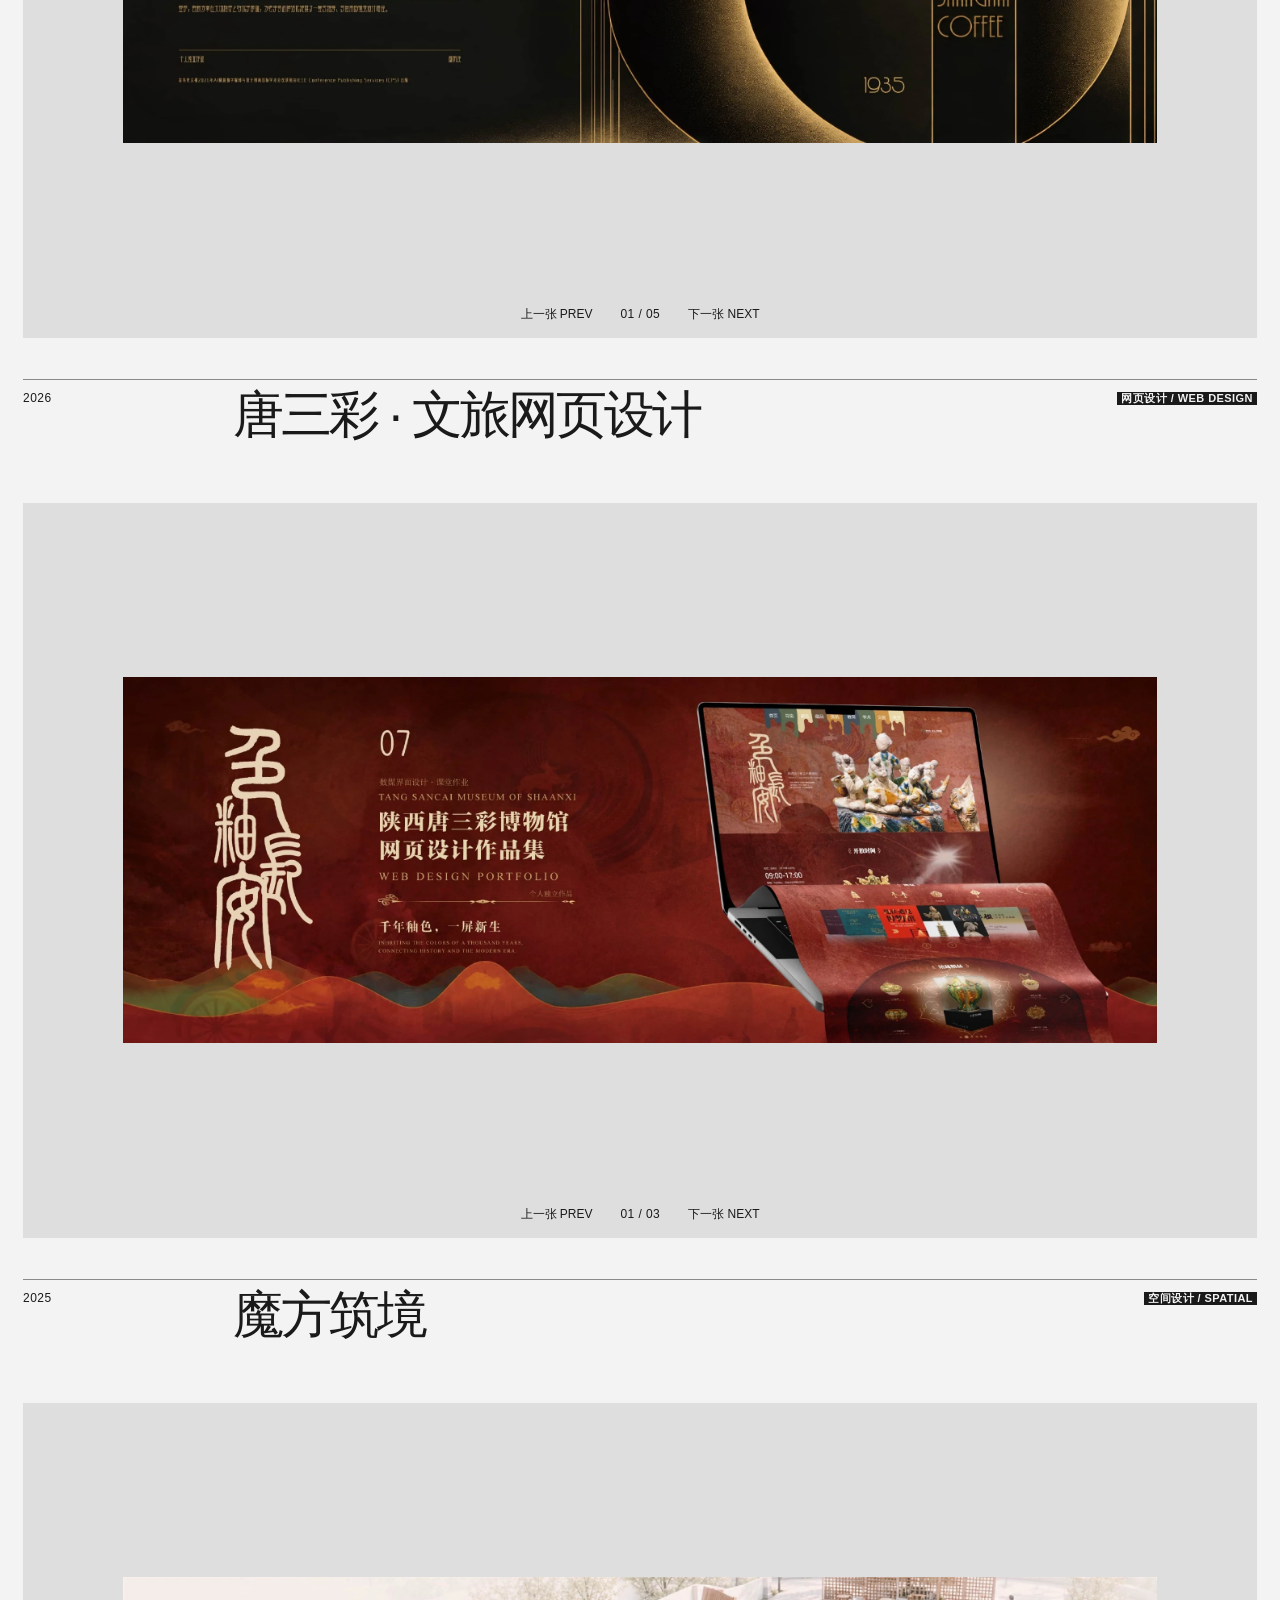
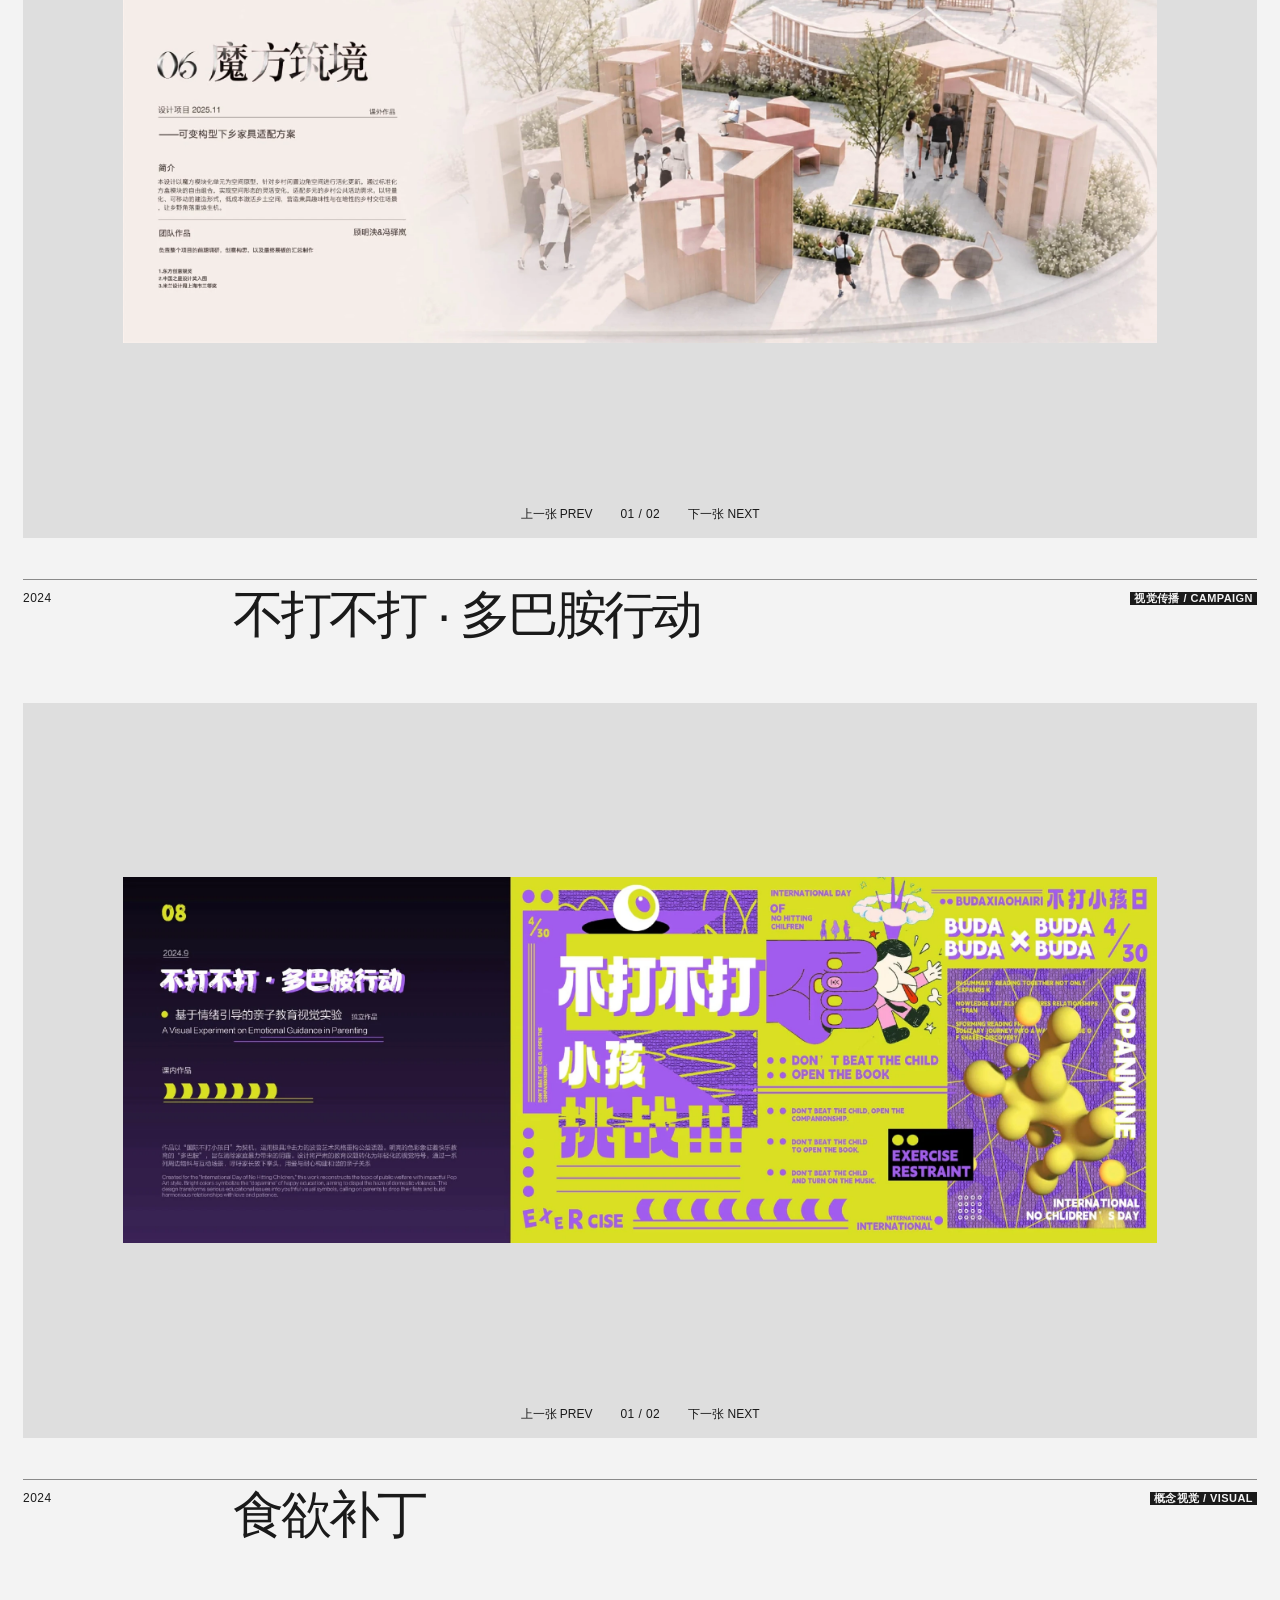
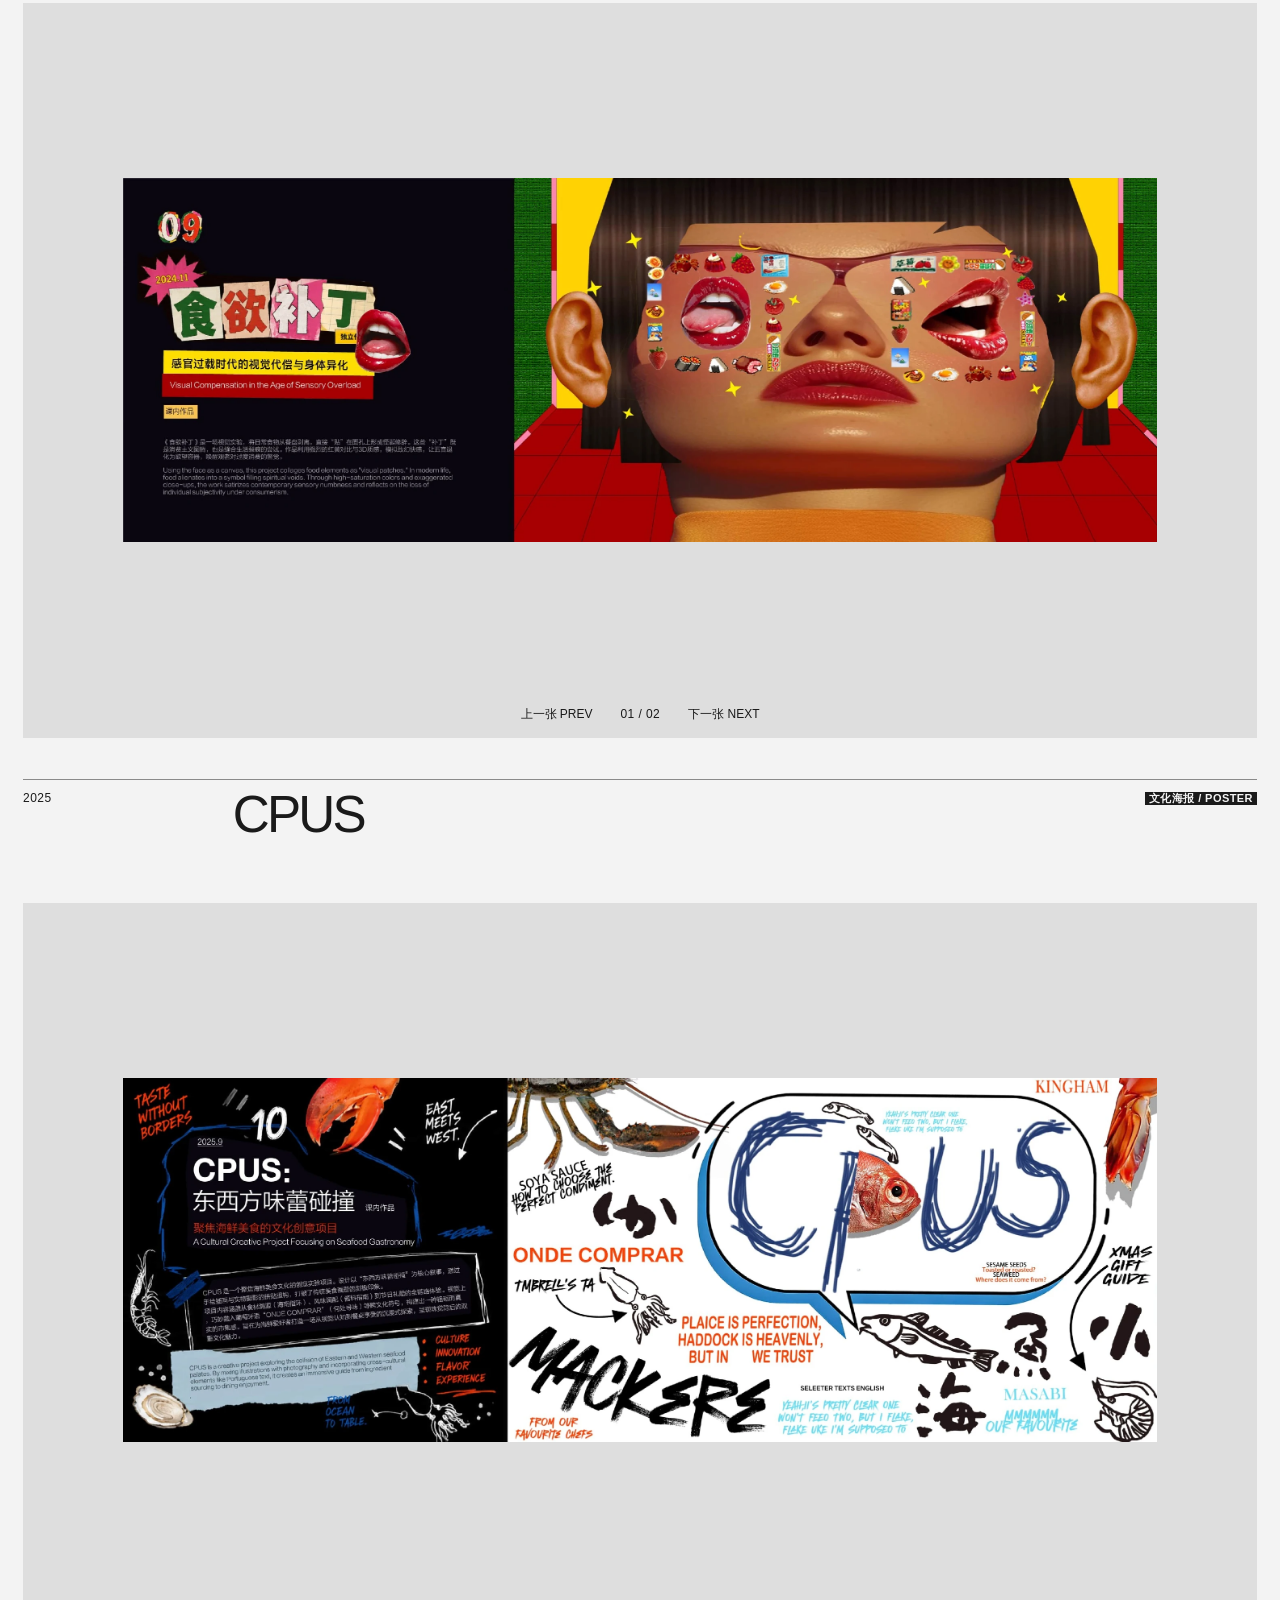
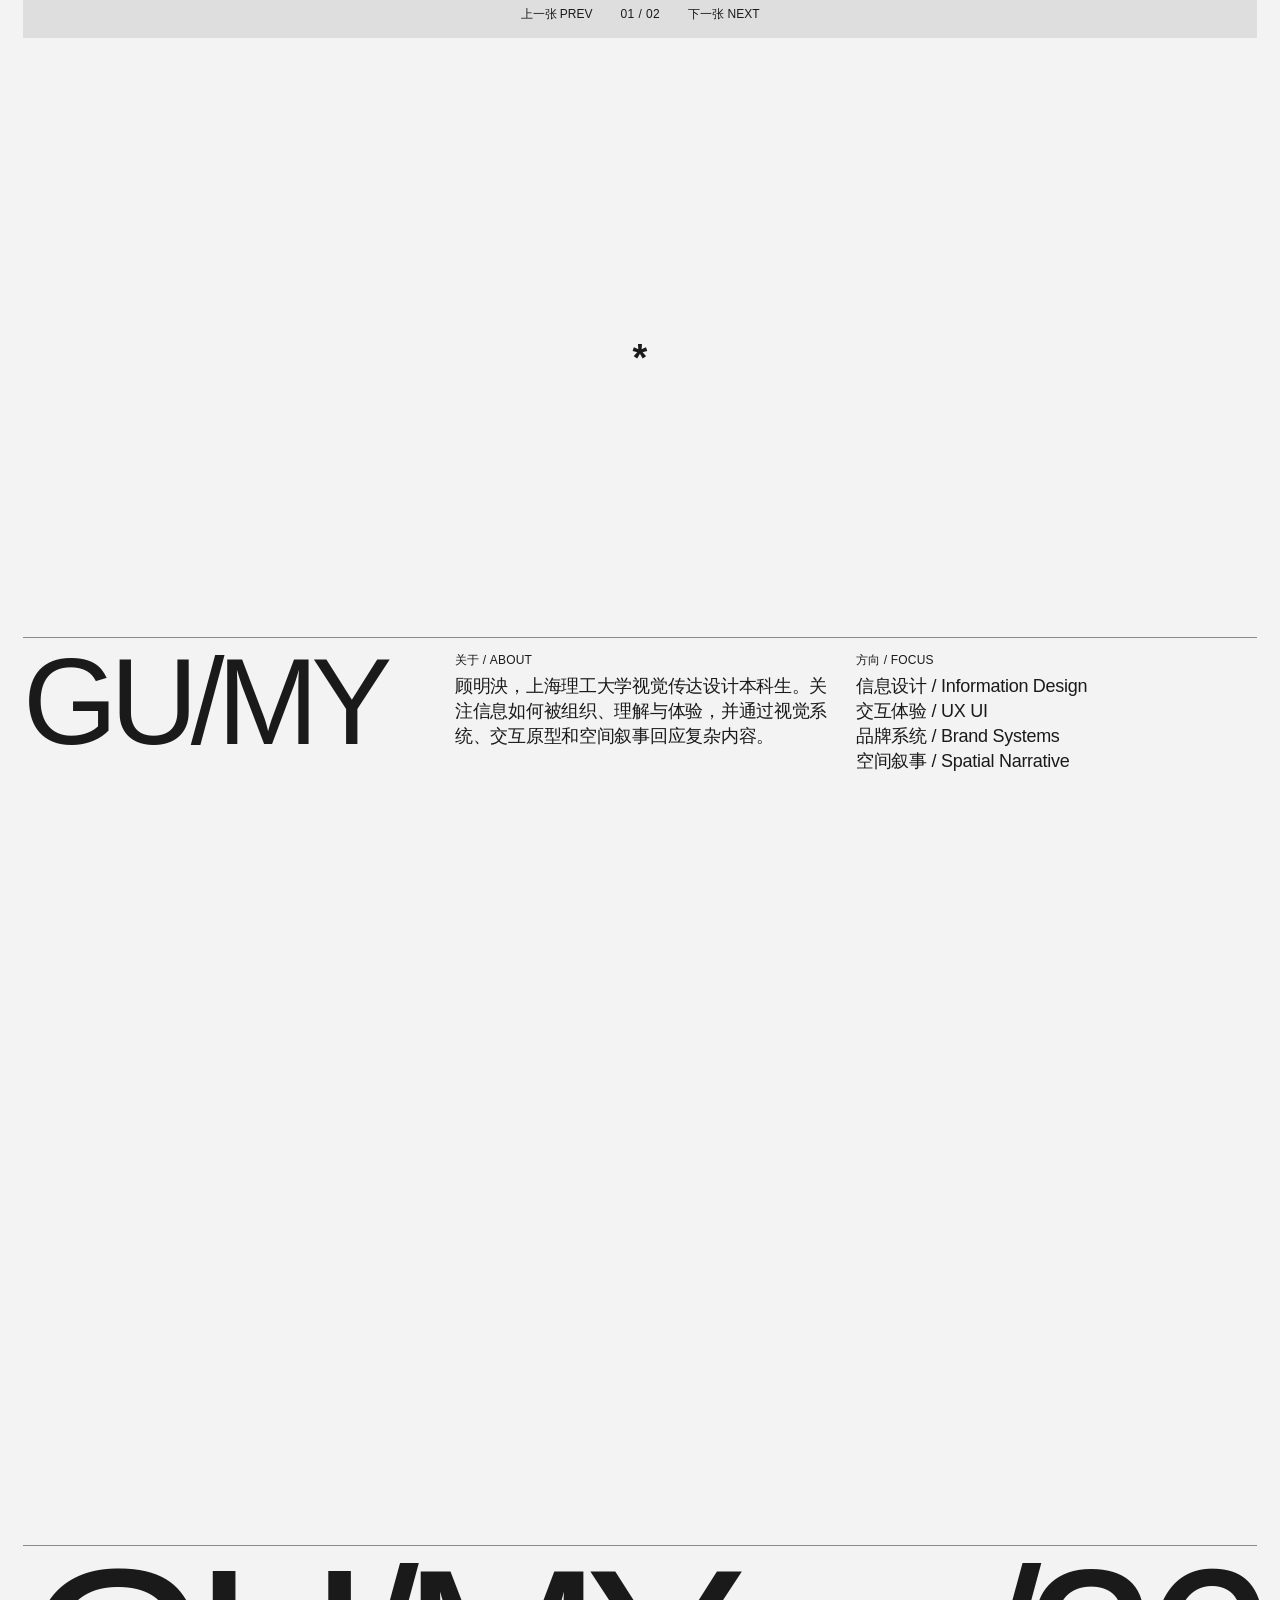
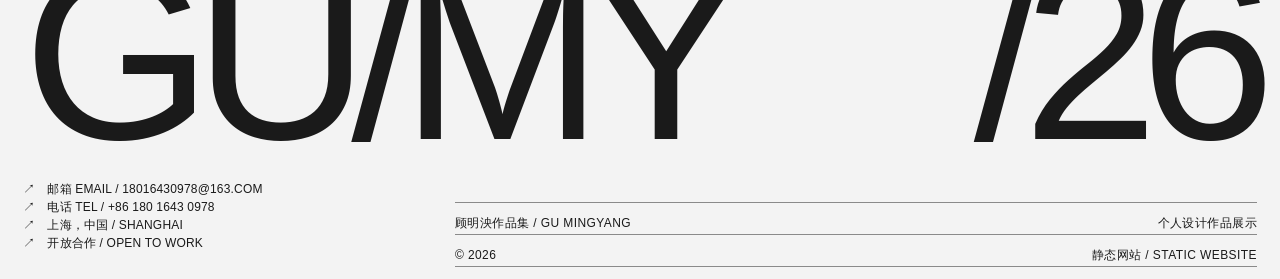
<file: archive.html>
<!doctype html>
<html lang="zh-CN">
  <head>
    <meta charset="UTF-8" />
    <meta name="viewport" content="width=device-width, initial-scale=1.0" />
    <meta name="description" content="顾明泱设计作品档案，涵盖信息设计、交互体验、品牌与视觉系统。" />
    <meta name="theme-color" content="#f3f3f3" />
    <title>作品档案 — 顾明泱作品集</title>
    <link rel="icon" href="data:," />
    <!-- Inline CSS keeps the portfolio styled in slow in-app browsers. -->
    <style>
:root {
  --paper: #f3f3f3;
  --ink: #1a1a1a;
  --stage: #dedede;
  --line: #8a8a8a;
  --sans: "PP Neue Montreal", "Helvetica Neue", Helvetica, Arial, "PingFang SC", "Microsoft YaHei", sans-serif;
  --drawer-width: 376px;
}

* { box-sizing: border-box; }
html { overflow-x: hidden; scroll-behavior: smooth; }
body { margin: 0; overflow-x: hidden; background: var(--paper); color: var(--ink); font-family: var(--sans); font-size: 12px; line-height: 1; letter-spacing: .015em; }
button, a { color: inherit; font: inherit; touch-action: manipulation; }
button { padding: 0; border: 0; background: none; cursor: pointer; }
a { text-decoration: none; }
img { display: block; max-width: 100%; }
button:focus-visible, a:focus-visible { outline: 1px dashed var(--ink); outline-offset: 3px; }

.skip-link { position: fixed; z-index: 1000; top: -60px; left: 14px; padding: 8px 10px; background: var(--ink); color: var(--paper); }
.skip-link:focus { top: 50px; }

.loader {
  position: fixed; z-index: 999; inset: 0; display: flex; justify-content: space-between; align-items: center;
  padding: 0 2vw; overflow: hidden; background: var(--ink); color: var(--paper);
  font-size: 30vw; font-weight: 500; letter-spacing: -.08em; transition: transform .8s cubic-bezier(.77,0,.18,1), visibility .8s;
}
.loader i { font-style: normal; }
.loader.is-gone { transform: translateY(-100%); visibility: hidden; }

.site-header {
  position: fixed; z-index: 100; top: 0; left: 0; right: 0; height: 41px; padding: 0 23px;
  display: grid; grid-template-columns: 116px 352px 1fr auto; align-items: center;
  border-bottom: 1px solid var(--line); background: rgba(243,243,243,.93); backdrop-filter: blur(8px);
  text-transform: uppercase; letter-spacing: .035em; transition: transform .55s cubic-bezier(.77,0,.18,1);
}
.menu-trigger { justify-self: start; text-transform: uppercase; }
.page-code { display: grid; grid-template-columns: 16px 30px 1fr; align-items: center; gap: 0; }
.page-code i { width: 1px; height: 14px; background: var(--ink); }
.page-code b { font-weight: 400; }
.site-id { justify-self: start; }
.grid-trigger { display: flex; align-items: center; gap: 8px; text-transform: uppercase; }
.grid-trigger i { width: 8px; height: 8px; border-radius: 50%; background: var(--ink); }

.menu-panel {
  position: fixed; z-index: 150; top: 0; bottom: 0; left: 0; width: var(--drawer-width); padding: 24px 23px 44px;
  overflow-y: auto; background: var(--paper); border-right: 6px solid var(--ink);
  transform: translateX(-101%); transition: transform .55s cubic-bezier(.77,0,.18,1);
}
.menu-panel.is-open { transform: none; }
.menu-head h2 { margin: 0 0 71px; font-size: 54px; font-weight: 500; line-height: .9; letter-spacing: -.055em; }
.menu-panel nav { display: grid; margin-left: 36px; }
.menu-panel nav a { display: grid; grid-template-columns: 35px 1fr; align-content: start; }
.menu-panel nav a:nth-child(1) { min-height: 126px; }
.menu-panel nav a:nth-child(2) { min-height: 165px; }
.menu-panel nav a:nth-child(3) { min-height: 112px; }
.menu-panel nav a:nth-child(4) { min-height: 96px; }
.menu-panel nav a:nth-child(5) { min-height: 110px; }
.menu-panel nav a:nth-child(6) { min-height: 100px; }
.menu-panel nav small { font-size: 12px; }
.menu-panel nav strong { font-size: 29px; font-weight: 500; line-height: .85; letter-spacing: -.055em; }
.menu-panel nav span { grid-column: 1 / -1; width: calc(100% + 36px); margin: 18px 0 0 -36px; text-align: center; font-weight: 600; line-height: .98; letter-spacing: .02em; }
.menu-panel nav a:hover strong { text-decoration: underline; text-decoration-thickness: 1px; text-underline-offset: 3px; }
.menu-latest { margin-top: 9px; }
.menu-latest > p { margin: 0 0 38px 36px; text-transform: uppercase; }
.menu-card { position: relative; display: block; aspect-ratio: 1.3; padding: 16px; overflow: hidden; border-radius: 14px; background: var(--ink); color: var(--paper); }
.menu-card img { width: 100%; height: calc(100% - 28px); object-fit: contain; filter: grayscale(1); mix-blend-mode: screen; }
.menu-card span { position: absolute; right: 16px; bottom: 13px; left: 16px; display: flex; justify-content: space-between; text-transform: uppercase; }
.menu-card b { font-weight: 400; }

main { transition: transform .55s cubic-bezier(.77,0,.18,1); }
body.menu-open main,
body.menu-open .site-header { transform: translateX(var(--drawer-width)); }

.hero { position: relative; min-height: 75.4vh; padding: 50px 23px 0; }
.hero h1 {
  margin: 0 -8px; display: flex; font-size: clamp(150px, 18.2vw, 270px); font-weight: 500;
  line-height: .82; letter-spacing: -.075em; white-space: nowrap;
}
.hero h1 span { display: inline; }
.hero-copy { width: 38%; margin: -4px auto 0; text-align: center; font-size: 14px; font-weight: 500; line-height: 1.4; letter-spacing: .005em; }
.hero-copy strong { font-weight: 600; }
.hero-copy p { margin: 0; }
.hero-copy p + p { margin-top: 4px; }
.hero-index { position: absolute; top: 58px; right: 23px; display: grid; min-width: 190px; z-index: 2; letter-spacing: .035em; }
.hero-index a { display: grid; grid-template-columns: 1fr auto; column-gap: 20px; }
.hero-index a:hover span, .hero-index a:focus-visible span { text-decoration: underline; text-underline-offset: 2px; }
.hero-index b { font-weight: 400; }

.archive { padding: 0 23px; }
.project { scroll-margin-top: 41px; }
.project { min-height: 100vh; padding-top: 1px; scroll-margin-top: 41px; transition: width .3s; }
.project-head {
  position: relative; display: grid; grid-template-columns: 17% 1fr auto; align-items: start; min-height: 124px; margin-top: -1px;
  padding-top: 12px; border-top: 1px solid var(--line);
}
.project-head time { font-size: 12px; letter-spacing: .04em; }
.project-head h2 { margin: -1px 0 0; font-size: clamp(42px, 4vw, 62px); font-weight: 400; line-height: .92; letter-spacing: -.055em; }
.project-head h2:focus-visible { outline: 1px dashed var(--ink); outline-offset: 5px; }
.project-head > span { padding: 1px 4px; background: var(--ink); color: var(--paper); font-size: 11px; font-weight: 600; text-transform: uppercase; letter-spacing: .04em; }

.project-float {
  position: absolute; z-index: 96; top: 0; right: 17%; width: 15.5vw; height: 23.25vw;
  max-width: 317px; max-height: 476px; min-width: 224px; min-height: 336px;
  overflow: hidden; border-radius: 15px; background: #0d0d0d; pointer-events: none;
  opacity: 0; transform: translateY(-25%) scale(.96); transform-origin: 50% 50%;
  display: block; padding: 0;
  transition: opacity .18s ease, transform .45s cubic-bezier(.77,0,.18,1);
}
.project-float img { width: 100%; height: 100%; min-height: 0; object-fit: cover; }
.project-head:hover .project-float,
.project-head:focus-within .project-float { opacity: 1; transform: translateY(-25%) scale(1); }

.project-stage { position: relative; height: calc(100vh - 165px); min-height: 560px; overflow: hidden; background: var(--stage); }
.slides { position: absolute; inset: 0; }
.slide {
  position: absolute; inset: 0; display: grid; place-items: center; padding: 48px 60px 68px;
  opacity: 0; pointer-events: none; transform: translateX(3%); transition: opacity .45s ease, transform .6s cubic-bezier(.77,0,.18,1);
}
.slide.is-active { opacity: 1; pointer-events: auto; transform: none; z-index: 2; }
.slide img { width: 100%; height: 100%; object-fit: contain; }
.slide video { position: relative; z-index: 1; width: 100%; height: 100%; object-fit: contain; background: #0b0b0d; }
.slide-video { isolation: isolate; }
.video-play {
  position: absolute; z-index: 4; top: 50%; left: 50%; display: flex; align-items: center; gap: 11px;
  min-height: 44px; padding: 10px 16px 10px 11px; border: 1px solid rgba(255,255,255,.75); border-radius: 999px;
  background: rgba(10,10,12,.84); color: #fff; letter-spacing: .05em; transform: translate(-50%, -50%);
  backdrop-filter: blur(8px); transition: opacity .18s ease, transform .18s ease, visibility .18s;
}
.video-play i { display: grid; width: 24px; height: 24px; place-items: center; border-radius: 50%; background: #fff; color: #111; font-size: 9px; font-style: normal; padding-left: 1px; }
.video-play:hover { transform: translate(-50%, -50%) scale(1.035); }
.video-play.is-hidden { opacity: 0; visibility: hidden; pointer-events: none; }
.slide-controls {
  position: absolute; z-index: 5; left: 50%; bottom: 18px; transform: translateX(-50%);
  display: grid; grid-template-columns: auto auto auto; gap: 28px; align-items: center; text-transform: uppercase; letter-spacing: .035em;
}
.slide-controls button:hover { text-decoration: underline; }
.slide-controls b { font-weight: 400; }

.grid-overlay {
  position: fixed; z-index: 260; inset: 0; pointer-events: none; opacity: 0; visibility: hidden;
  background: repeating-linear-gradient(to bottom, rgba(56, 101, 255, .32) 0 1px, transparent 1px 14px);
  transition: opacity .2s, visibility .2s;
}
.grid-overlay.is-visible { opacity: 1; visibility: visible; }
.grid-columns { position: absolute; inset: 0 23px; display: grid; grid-template-columns: repeat(12, 1fr); gap: 16px; }
.grid-columns i { background: rgba(26, 26, 26, .055); border-right: 1px solid rgba(26, 26, 26, .08); border-left: 1px solid rgba(26, 26, 26, .08); }

.about { min-height: 100vh; padding: 0 23px; }
.about-star { min-height: 62vh; display: grid; place-items: center; font-size: 38px; font-weight: 700; }
.about-grid { display: grid; grid-template-columns: 35% 32.5% 32.5%; padding: 16px 0 26px; border-top: 1px solid var(--line); }
.about-grid h2 { margin: 0; font-size: 9.5vw; font-weight: 500; line-height: .8; letter-spacing: -.06em; }
.about-grid > div { padding-right: 28px; }
.about-grid span { display: block; margin-bottom: 8px; }
.about-grid p { margin: 0; font-size: 18px; line-height: 1.4; letter-spacing: -.015em; }

footer { min-height: 100vh; padding: 0 23px 12px; display: flex; flex-direction: column; justify-content: flex-end; }
.footer-lockup { display: flex; justify-content: space-between; align-items: flex-end; border-top: 1px solid var(--line); }
.footer-lockup span, .footer-lockup b { font-size: clamp(150px, 19vw, 280px); font-weight: 500; line-height: .9; letter-spacing: -.075em; }
.footer-lockup b { font-weight: 500; }
.footer-info { display: grid; grid-template-columns: 35% 65%; align-items: end; }
.contact-links { display: grid; gap: 6px; padding: 18px 0; text-transform: uppercase; }
.contact-links a:hover { text-decoration: underline; }
.footer-meta { display: grid; grid-template-columns: 1fr 1.4fr; border-top: 1px solid var(--line); text-transform: uppercase; letter-spacing: .035em; }
.footer-meta span { padding: 14px 0 5px; border-bottom: 1px solid var(--line); }
.footer-meta span:nth-child(even) { text-align: right; }

@media (max-width: 760px) {
  :root { --drawer-width: calc(100vw - 58px); }
  body.menu-open { overflow: hidden; }
  .site-header { height: 48px; padding: 0 14px; grid-template-columns: auto minmax(0, 1fr) auto; gap: 12px; }
  .menu-trigger, .grid-trigger { min-height: 44px; display: flex; align-items: center; }
  .page-code { min-width: 0; grid-template-columns: 12px 31px minmax(0, 1fr); overflow: hidden; }
  .page-code b { overflow: hidden; text-overflow: ellipsis; white-space: nowrap; }
  .site-id { display: none; }
  .grid-trigger { justify-self: end; }
  .hero { min-height: 78vh; padding: 48px 14px 64px; }
  .hero-index { display: none; }
  .hero h1 { margin: 8px 0 0; display: block; font-size: 35vw; line-height: .74; letter-spacing: -.08em; }
  .hero h1 span { display: block; }
  .hero h1 span:last-child { padding-left: 25%; }
  .hero-copy { width: 100%; margin: 14px 0 0; text-align: left; font-size: 15px; line-height: 1.25; }
  .hero-copy p:last-child { width: 90%; margin: 10px auto 0; text-align: center; }

  .archive { padding: 0 14px; }
  .project { min-height: 100vh; scroll-margin-top: 44px; }
  .project-head { grid-template-columns: 1fr auto; min-height: 103px; padding-top: 4px; }
  .project-head time { grid-column: 1; }
  .project-head h2 { grid-column: 1 / -1; grid-row: 2; font-size: clamp(25px, 7.7vw, 32px); line-height: .96; white-space: normal; overflow-wrap: anywhere; }
  .project-head > span { grid-column: 2; grid-row: 1; }
  .project-float { display: none; }
  .project-stage { height: 56vh; min-height: 400px; }
  .slide { padding: 30px 0 58px; }
  .slide-controls { bottom: 10px; gap: 12px; }
  .slide-controls button { min-width: 92px; min-height: 44px; }

  .menu-panel { padding: 14px 14px 40px; }
  .menu-head h2 { font-size: 48px; margin-bottom: 68px; }
  .menu-panel nav a { min-height: 145px; }
  .grid-columns { inset: 0 14px; grid-template-columns: repeat(6, 1fr); gap: 10px; }
  .grid-columns i:nth-child(n + 7) { display: none; }

  .about { min-height: 100vh; padding: 0 14px; }
  .about-star { min-height: 62vh; }
  .about-grid { grid-template-columns: 1fr; gap: 24px; }
  .about-grid h2 { font-size: 30vw; }
  .about-grid p { font-size: 17px; }
  footer { min-height: 86vh; padding: 0 14px max(12px, env(safe-area-inset-bottom)); }
  .footer-lockup { display: grid; grid-template-columns: minmax(0, 1fr) auto; overflow: visible; }
  .footer-lockup span, .footer-lockup b { min-width: 0; font-size: clamp(76px, 26vw, 112px); white-space: nowrap; }
  .footer-info { grid-template-columns: 1fr; }
  .contact-links { gap: 14px; padding: 26px 0 72px; font-size: 13px; }
  .footer-meta { grid-template-columns: 1fr; }
  .footer-meta span, .footer-meta span:nth-child(even) { padding: 8px 0; text-align: left; }
}

@media (max-width: 360px) {
  .site-header { gap: 8px; }
  .grid-trigger span { position: absolute; width: 1px; height: 1px; overflow: hidden; clip-path: inset(50%); white-space: nowrap; }
  .footer-lockup span, .footer-lockup b { font-size: 24vw; }
}

@media (prefers-reduced-motion: reduce) {
  *, *::before, *::after { scroll-behavior: auto !important; transition-duration: .01ms !important; animation-duration: .01ms !important; }
}

    </style>
  </head>
  <body>
    <a class="skip-link" href="#archive">跳至项目档案</a>

    <div class="loader" aria-hidden="true">
      <span>100</span><i>/</i>
    </div>

    <header class="site-header">
      <button class="menu-trigger" type="button" aria-expanded="false" aria-controls="menu-panel">菜单 MENU</button>
      <div class="page-code"><i></i><span>/05</span><b>档案 ARCHIVE</b></div>
      <a class="site-id" href="index.html">顾明泱作品集 / GU MINGYANG</a>
      <button class="grid-trigger" type="button" aria-pressed="false"><span>网格 GRID</span><i></i></button>
    </header>

    <aside class="menu-panel" id="menu-panel" aria-hidden="true">
      <div class="menu-head"><h2>索引<br />Index</h2></div>
      <nav>
        <a href="index.html"><small>01/</small><strong>首页 Intro</strong><span>身份封面 / 精选项目 / 设计方法 /</span></a>
        <a href="#archive"><small>02/</small><strong>作品 Work</strong><span>信息设计 / 交互体验 / 品牌系统 / 空间与视觉实验 /</span></a>
        <a href="#about"><small>03/</small><strong>关于 About</strong><span>上海理工大学 / 视觉传达设计 / 研究方向 /</span></a>
        <a href="#contact"><small>04/</small><strong>联系 Contact</strong><span>邮箱 / 电话 / 项目合作 /</span></a>
        <a href="#archive"><small>05/</small><strong>档案 Archive</strong><span>十个精选项目 / 完整过程展板 /</span></a>
        <a href="#contact"><small>06/</small><strong>理念 Sources</strong><span>作品集 PDF / 项目展板 / 个人材料 /</span></a>
      </nav>
      <div class="menu-latest">
        <p>/ 最新项目 LATEST</p>
        <a class="menu-card" href="#project-yuhuashi-info">
          <img src="assets/covers-web/yuhuashi-info.webp" alt="金陵雨花石录项目缩略图" />
          <span><b>01 /</b> 金陵雨花石录 · 信息图谱</span>
        </a>
      </div>
    </aside>

    <main>
      <section class="hero" id="intro">
        <div class="hero-index" aria-label="页面索引">
          <a href="index.html"><span>首页 INTRO</span><b>P.01</b></a>
          <a href="#archive"><span>作品 WORK</span><b>P.02</b></a>
          <a href="#about"><span>关于 ABOUT</span><b>P.03</b></a>
          <a href="#contact"><span>联系 CONTACT</span><b>P.04</b></a>
          <a href="#archive"><span>档案 ARCHIVE</span><b>P.05</b></a>
          <a href="#contact"><span>理念 SOURCES</span><b>P.06</b></a>
        </div>
        <h1><span>ARC</span><span>HIVE</span></h1>
        <div class="hero-copy">
          <p><strong>这里汇集了我对设计可能性的持续探索。</strong></p>
          <p>跨越不同的媒介与形式，记录从洞察、实验到构建与演进的完整过程。</p>
        </div>
      </section>

      <section class="archive" id="archive" aria-label="作品档案">
        <article class="project" id="project-yuhuashi-info" data-project="yuhuashi-info">
          <header class="project-head"><time>2026</time><h2><a href="project.html?id=yuhuashi-info">金陵雨花石录 · 信息图谱</a></h2><span>信息可视化 / INFOGRAPHIC</span></header>
          <div class="project-stage"><div class="slides"></div><div class="slide-controls"><button data-prev>上一张 PREV</button><b>01 / 04</b><button data-next>下一张 NEXT</button></div></div>
        </article>

        <article class="project" id="project-yuhuashi-installation" data-project="yuhuashi-installation">
          <header class="project-head"><time>2026</time><h2><a href="project.html?id=yuhuashi-installation">金陵雨花石录 · 交互装置</a></h2><span>交互装置 / INTERACTIVE</span></header>
          <div class="project-stage"><div class="slides"></div><div class="slide-controls"><button data-prev>上一张 PREV</button><b>01 / 05</b><button data-next>下一张 NEXT</button></div></div>
        </article>

        <article class="project" id="project-nature" data-project="nature">
          <header class="project-head"><time>2026</time><h2><a href="project.html?id=nature">自然色差</a></h2><span>数据可视化 / DATA</span></header>
          <div class="project-stage"><div class="slides"></div><div class="slide-controls"><button data-prev>上一张 PREV</button><b>01 / 07</b><button data-next>下一张 NEXT</button></div></div>
        </article>

        <article class="project" id="project-tongqu" data-project="tongqu">
          <header class="project-head"><time>2026</time><h2><a href="project.html?id=tongqu">瞳趣</a></h2><span>产品体验 / UX UI</span></header>
          <div class="project-stage"><div class="slides"></div><div class="slide-controls"><button data-prev>上一张 PREV</button><b>01 / 05</b><button data-next>下一张 NEXT</button></div></div>
        </article>

        <article class="project" id="project-coffee" data-project="coffee">
          <header class="project-head"><time>2025</time><h2><a href="project.html?id=coffee">上海牌咖啡</a></h2><span>品牌视觉 / BRAND</span></header>
          <div class="project-stage"><div class="slides"></div><div class="slide-controls"><button data-prev>上一张 PREV</button><b>01 / 05</b><button data-next>下一张 NEXT</button></div></div>
        </article>

        <article class="project" id="project-tangsancai" data-project="tangsancai">
          <header class="project-head"><time>2026</time><h2><a href="project.html?id=tangsancai">唐三彩 · 文旅网页设计</a></h2><span>网页设计 / WEB DESIGN</span></header>
          <div class="project-stage"><div class="slides"></div><div class="slide-controls"><button data-prev>上一张 PREV</button><b>01 / 03</b><button data-next>下一张 NEXT</button></div></div>
        </article>

        <article class="project" id="project-space" data-project="space">
          <header class="project-head"><time>2025</time><h2><a href="project.html?id=space">魔方筑境</a></h2><span>空间设计 / SPATIAL</span></header>
          <div class="project-stage"><div class="slides"></div><div class="slide-controls"><button data-prev>上一张 PREV</button><b>01 / 02</b><button data-next>下一张 NEXT</button></div></div>
        </article>

        <article class="project" id="project-dopamine" data-project="dopamine">
          <header class="project-head"><time>2024</time><h2><a href="project.html?id=dopamine">不打不打 · 多巴胺行动</a></h2><span>视觉传播 / CAMPAIGN</span></header>
          <div class="project-stage"><div class="slides"></div><div class="slide-controls"><button data-prev>上一张 PREV</button><b>01 / 02</b><button data-next>下一张 NEXT</button></div></div>
        </article>

        <article class="project" id="project-appetite" data-project="appetite">
          <header class="project-head"><time>2024</time><h2><a href="project.html?id=appetite">食欲补丁</a></h2><span>概念视觉 / VISUAL</span></header>
          <div class="project-stage"><div class="slides"></div><div class="slide-controls"><button data-prev>上一张 PREV</button><b>01 / 02</b><button data-next>下一张 NEXT</button></div></div>
        </article>

        <article class="project" id="project-cpus" data-project="cpus">
          <header class="project-head"><time>2025</time><h2><a href="project.html?id=cpus">CPUS</a></h2><span>文化海报 / POSTER</span></header>
          <div class="project-stage"><div class="slides"></div><div class="slide-controls"><button data-prev>上一张 PREV</button><b>01 / 02</b><button data-next>下一张 NEXT</button></div></div>
        </article>
      </section>

      <section class="about" id="about">
        <div class="about-star">*</div>
        <div class="about-grid">
          <h2>GU/MY</h2>
          <div><span>关于 / ABOUT</span><p>顾明泱，上海理工大学视觉传达设计本科生。关注信息如何被组织、理解与体验，并通过视觉系统、交互原型和空间叙事回应复杂内容。</p></div>
          <div><span>方向 / FOCUS</span><p>信息设计 / Information Design<br />交互体验 / UX UI<br />品牌系统 / Brand Systems<br />空间叙事 / Spatial Narrative</p></div>
        </div>
      </section>

      <footer id="contact">
        <div class="footer-lockup"><span>GU/MY</span><b>/26</b></div>
        <div class="footer-info">
          <div class="contact-links">
            <a href="mailto:18016430978@163.com">↗　邮箱 EMAIL / 18016430978@163.COM</a>
            <a href="tel:+8618016430978">↗　电话 TEL / +86 180 1643 0978</a>
            <span>↗　上海，中国 / SHANGHAI</span>
            <span>↗　开放合作 / OPEN TO WORK</span>
          </div>
          <div class="footer-meta"><span>顾明泱作品集 / GU MINGYANG</span><span>个人设计作品展示</span><span>© 2026</span><span>静态网站 / STATIC WEBSITE</span></div>
        </div>
      </footer>
    </main>

    <div class="grid-overlay" aria-hidden="true">
      <div class="grid-columns">
        <i></i><i></i><i></i><i></i><i></i><i></i>
        <i></i><i></i><i></i><i></i><i></i><i></i>
      </div>
    </div>
    <script>
const projectPages = {
  'yuhuashi-info': ['assets/works-web/yuhuashi-info/01.webp', 'assets/works-web/yuhuashi-info/02.webp', 'assets/works-web/yuhuashi-info/03.webp', 'assets/works-web/yuhuashi-info/04.webp'],
  'yuhuashi-installation': ['assets/works-web/yuhuashi-installation/01.webp', 'assets/works-web/yuhuashi-installation/02.webp', 'assets/works-web/yuhuashi-installation/03.webp', 'assets/works-web/yuhuashi-installation/04.webp'],
  nature: ['assets/works-web/nature/01.webp', 'assets/works-web/nature/02.webp', 'assets/works-web/nature/03.webp', 'assets/works-web/nature/04.webp', 'assets/works-web/nature/05.webp', 'assets/works-web/nature/06.webp', 'assets/works-web/nature/07.webp'],
  tongqu: ['assets/works-web/tongqu/01.webp', 'assets/works-web/tongqu/02.webp', 'assets/works-web/tongqu/03.webp', 'assets/works-web/tongqu/04.webp', 'assets/works-web/tongqu/05.webp'],
  coffee: ['assets/works-web/coffee/01.webp', 'assets/works-web/coffee/02.webp', 'assets/works-web/coffee/03.webp', 'assets/works-web/coffee/04.webp', 'assets/works-web/coffee/05.webp'],
  tangsancai: ['assets/works-web/tangsancai/01.webp', 'assets/works-web/tangsancai/02.webp', 'assets/works-web/tangsancai/03.webp'],
  space: ['assets/works-web/space/01.webp', 'assets/works-web/space/02.webp'],
  dopamine: ['assets/works-web/dopamine/01.webp', 'assets/works-web/dopamine/02.webp'],
  appetite: ['assets/works-web/appetite/01.webp', 'assets/works-web/appetite/02.webp'],
  cpus: ['assets/works-web/cpus/01.webp', 'assets/works-web/cpus/02.webp'],
};

const projectCovers = {
  'yuhuashi-info': 'assets/covers-web/yuhuashi-info.webp',
  'yuhuashi-installation': 'assets/covers-web/yuhuashi-installation.webp',
  nature: 'assets/covers-web/nature.webp',
  tongqu: 'assets/covers-web/tongqu.webp',
  coffee: 'assets/covers-web/coffee.webp',
  tangsancai: 'assets/covers-web/tangsancai.webp',
  space: 'assets/covers-web/space.webp',
  dopamine: 'assets/covers-web/dopamine.webp',
  appetite: 'assets/covers-web/appetite.webp',
  cpus: 'assets/covers-web/cpus.webp',
};

const projectVideos = {
  'yuhuashi-installation': { src: 'assets/videos/yuhuashi-installation-mobile.mp4', type: 'video/mp4', fallback: 'assets/videos/yuhuashi-installation-web.webm', fallbackType: 'video/webm' },
  nature: { src: 'assets/videos/nature-mobile.mp4', type: 'video/mp4', fallback: 'assets/videos/nature-web.webm', fallbackType: 'video/webm' },
  tongqu: { src: 'assets/videos/tongqu-mobile.mp4', type: 'video/mp4', fallback: 'assets/videos/tongqu-web.webm', fallbackType: 'video/webm' },
};

const prefersMobileAssets = window.matchMedia('(max-width: 760px)').matches;
const displayPage = (path) => prefersMobileAssets ? path.replace('assets/works-web/', 'assets/works-mobile/') : path;

const loadSlideImage = (image) => {
  if (!image || image.src) return;
  let retries = 0;
  const fallback = image.dataset.fallback;
  image.addEventListener('error', () => {
    retries += 1;
    if (retries > 2) return;
    const retryUrl = new URL(fallback, window.location.href);
    retryUrl.searchParams.set('retry', `${Date.now()}-${retries}`);
    window.setTimeout(() => { image.src = retryUrl.href; }, retries * 450);
  });
  image.src = image.dataset.src;
  image.removeAttribute('data-src');
};

const loader = document.querySelector('.loader');
const gridTrigger = document.querySelector('.grid-trigger');
const gridOverlay = document.querySelector('.grid-overlay');
const menuTrigger = document.querySelector('.menu-trigger');
const menuPanel = document.querySelector('.menu-panel');

const dismissLoader = () => {
  window.setTimeout(() => loader.classList.add('is-gone'), 550);
};

if (document.readyState === 'loading') {
  document.addEventListener('DOMContentLoaded', dismissLoader, { once: true });
} else {
  dismissLoader();
}

window.addEventListener('load', () => loader.classList.add('is-gone'), { once: true });

const initProject = (project) => {
  if (project.dataset.ready) return;
  project.dataset.ready = 'true';
  const key = project.dataset.project;
  const pages = projectPages[key];
  const video = projectVideos[key];
  const total = pages.length + (video ? 1 : 0);
  const slides = project.querySelector('.slides');
  const counter = project.querySelector('.slide-controls b');
  const projectHead = project.querySelector('.project-head');
  let current = 0;

  const previewTitle = project.querySelector('h2').textContent;
  projectHead.insertAdjacentHTML('beforeend', `<div class="project-float" aria-hidden="true"><img src="${projectCovers[key]}" alt="" loading="lazy" decoding="async"></div>`);
  projectHead.querySelector('h2').setAttribute('tabindex', '0');
  projectHead.querySelector('h2').setAttribute('aria-label', `${previewTitle}项目预览`);

  const fallbackVideoSource = !prefersMobileAssets && video?.fallback
    ? `<source data-src="${video.fallback}" type="${video.fallbackType || 'video/webm'}">`
    : '';
  slides.innerHTML = pages.map((page, index) => {
    const title = project.querySelector('h2').textContent;
    return `<figure class="slide${index === 0 ? ' is-active' : ''}"><img data-src="${displayPage(page)}" data-fallback="${page}" alt="${title}项目展板 ${index + 1}" loading="lazy" decoding="async"></figure>`;
  }).join('') + (video ? `<figure class="slide slide-video"><video controls playsinline preload="none" poster="${displayPage(pages[0])}" aria-label="${previewTitle}项目视频"><source data-src="${video.src}" type="${video.type}">${fallbackVideoSource}当前浏览器不支持视频播放。</video><button class="video-play" type="button" aria-label="播放${previewTitle}项目视频"><i aria-hidden="true">▶</i><span>播放视频 / PLAY</span></button></figure>` : '');
  counter.textContent = `01 / ${String(total).padStart(2, '0')}`;
  loadSlideImage(slides.querySelector('.slide.is-active img'));
  loadSlideImage(slides.querySelector('.slide:nth-child(2) img'));

  const media = slides.querySelector('video');
  const playTrigger = slides.querySelector('.video-play');

  if (media && playTrigger) {
    const attachVideoSources = () => {
      media.querySelectorAll('source[data-src]').forEach((source) => {
        source.src = source.dataset.src;
        source.removeAttribute('data-src');
      });
    };
    const showPlayTrigger = () => playTrigger.classList.remove('is-hidden');
    const hidePlayTrigger = () => playTrigger.classList.add('is-hidden');

    playTrigger.addEventListener('click', async () => {
      attachVideoSources();
      if (media.readyState === HTMLMediaElement.HAVE_NOTHING) {
        media.preload = 'metadata';
        media.load();
      }

      try {
        await media.play();
      } catch (error) {
        showPlayTrigger();
      }
    });

    media.addEventListener('play', hidePlayTrigger);
    media.addEventListener('ended', showPlayTrigger);
  }

  const update = (next) => {
    const slideElements = slides.querySelectorAll('.slide');
    const outgoingVideo = slideElements[current].querySelector('video');
    if (outgoingVideo) outgoingVideo.pause();
    slideElements[current].classList.remove('is-active');
    current = (next + total) % total;
    slideElements[current].classList.add('is-active');
    const activeImage = slideElements[current].querySelector('img[data-src]');
    loadSlideImage(activeImage);
    const nextImage = slideElements[(current + 1) % total].querySelector('img[data-src]');
    loadSlideImage(nextImage);
    counter.textContent = `${String(current + 1).padStart(2, '0')} / ${String(total).padStart(2, '0')}`;

  };

  project.querySelector('[data-prev]').addEventListener('click', () => update(current - 1));
  project.querySelector('[data-next]').addEventListener('click', () => update(current + 1));
};

const projects = [...document.querySelectorAll('.project')];
if ('IntersectionObserver' in window) {
  const projectObserver = new IntersectionObserver((entries, observer) => {
    entries.forEach((entry) => {
      if (!entry.isIntersecting) return;
      initProject(entry.target);
      observer.unobserve(entry.target);
    });
  }, { rootMargin: '350px 0px' });
  projects.forEach((project) => projectObserver.observe(project));
} else {
  projects.forEach(initProject);
}

const setMenu = (open) => {
  menuPanel.classList.toggle('is-open', open);
  document.body.classList.toggle('menu-open', open);
  menuPanel.setAttribute('aria-hidden', String(!open));
  menuTrigger.setAttribute('aria-expanded', String(open));
  menuTrigger.textContent = open ? '关闭 CLOSE' : '菜单 MENU';
};

menuTrigger.addEventListener('click', () => setMenu(!menuPanel.classList.contains('is-open')));
menuPanel.querySelectorAll('a').forEach((link) => link.addEventListener('click', () => setMenu(false)));

gridTrigger.addEventListener('click', () => {
  const active = gridOverlay.classList.toggle('is-visible');
  gridTrigger.setAttribute('aria-pressed', String(active));
});

document.addEventListener('keydown', (event) => {
  if (event.key === 'Escape') setMenu(false);
});

    </script>
  </body>
</html>
</file>
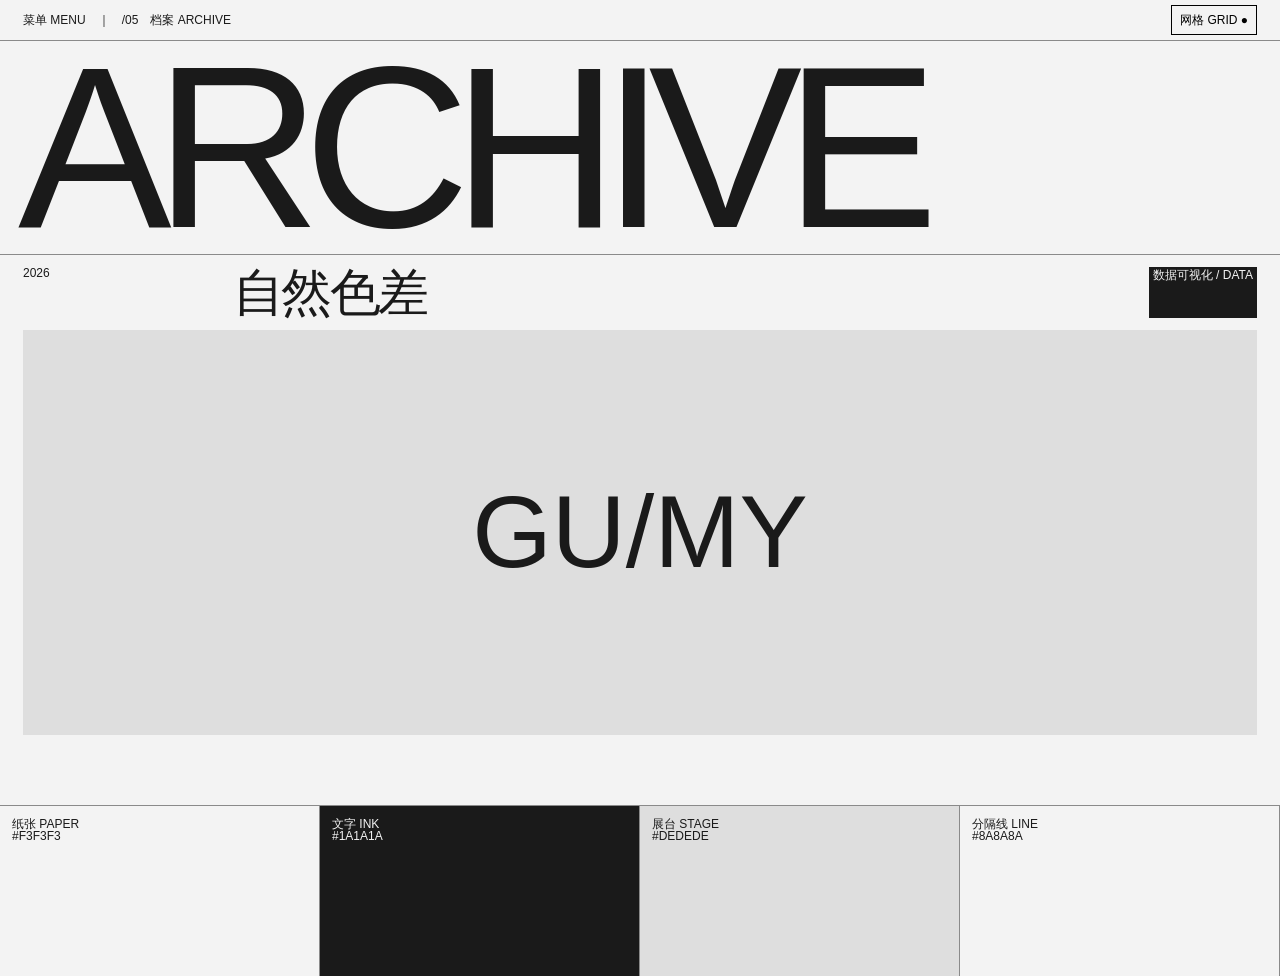
<file: design-preview.html>
<!doctype html>
<html lang="zh-CN">
<head>
  <meta charset="UTF-8" />
  <meta name="viewport" content="width=device-width, initial-scale=1.0" />
  <title>顾明泱作品集设计系统</title>
  <link rel="icon" href="data:," />
  <style>
    :root{--paper:#f3f3f3;--ink:#1a1a1a;--stage:#dedede;--line:#8a8a8a}*{box-sizing:border-box}body{margin:0;background:var(--paper);color:var(--ink);font:12px/1 Arial,sans-serif}header{height:41px;padding:0 23px;display:flex;align-items:center;justify-content:space-between;border-bottom:1px solid var(--line)}h1{margin:0;padding:12px 18px;font-size:18vw;line-height:.82;letter-spacing:-.075em;font-weight:500}.meta{display:grid;grid-template-columns:17% 1fr auto;padding:12px 23px;border-top:1px solid var(--line)}.meta b{font-size:4vw;font-weight:400;letter-spacing:-.05em}.meta i{padding:2px 4px;background:var(--ink);color:var(--paper);font-style:normal}.stage{height:45vh;margin:0 23px 70px;background:var(--stage);display:grid;place-items:center}.stage span{font-size:8vw}.tokens{display:grid;grid-template-columns:repeat(4,1fr);border-top:1px solid var(--line)}.token{height:170px;padding:12px;border-right:1px solid var(--line)}button{border:1px solid;padding:8px;background:none;font:inherit;cursor:pointer}@media(max-width:700px){h1{font-size:34vw}.meta{grid-template-columns:1fr auto}.meta b{grid-column:1/-1;font-size:8vw}.tokens{grid-template-columns:1fr 1fr}}
  </style>
</head>
<body>
  <header><span>菜单 MENU　｜　/05　档案 ARCHIVE</span><button onclick="document.body.classList.toggle('grid')">网格 GRID ●</button></header>
  <h1>ARCHIVE</h1>
  <div class="meta"><span>2026</span><b>自然色差</b><i>数据可视化 / DATA</i></div>
  <div class="stage"><span>GU/MY</span></div>
  <div class="tokens"><div class="token">纸张 PAPER<br>#F3F3F3</div><div class="token" style="background:#1a1a1a;color:#f3f3f3">文字 INK<br>#1A1A1A</div><div class="token" style="background:#dedede">展台 STAGE<br>#DEDEDE</div><div class="token">分隔线 LINE<br>#8A8A8A</div></div>
</body>
</html>
</file>
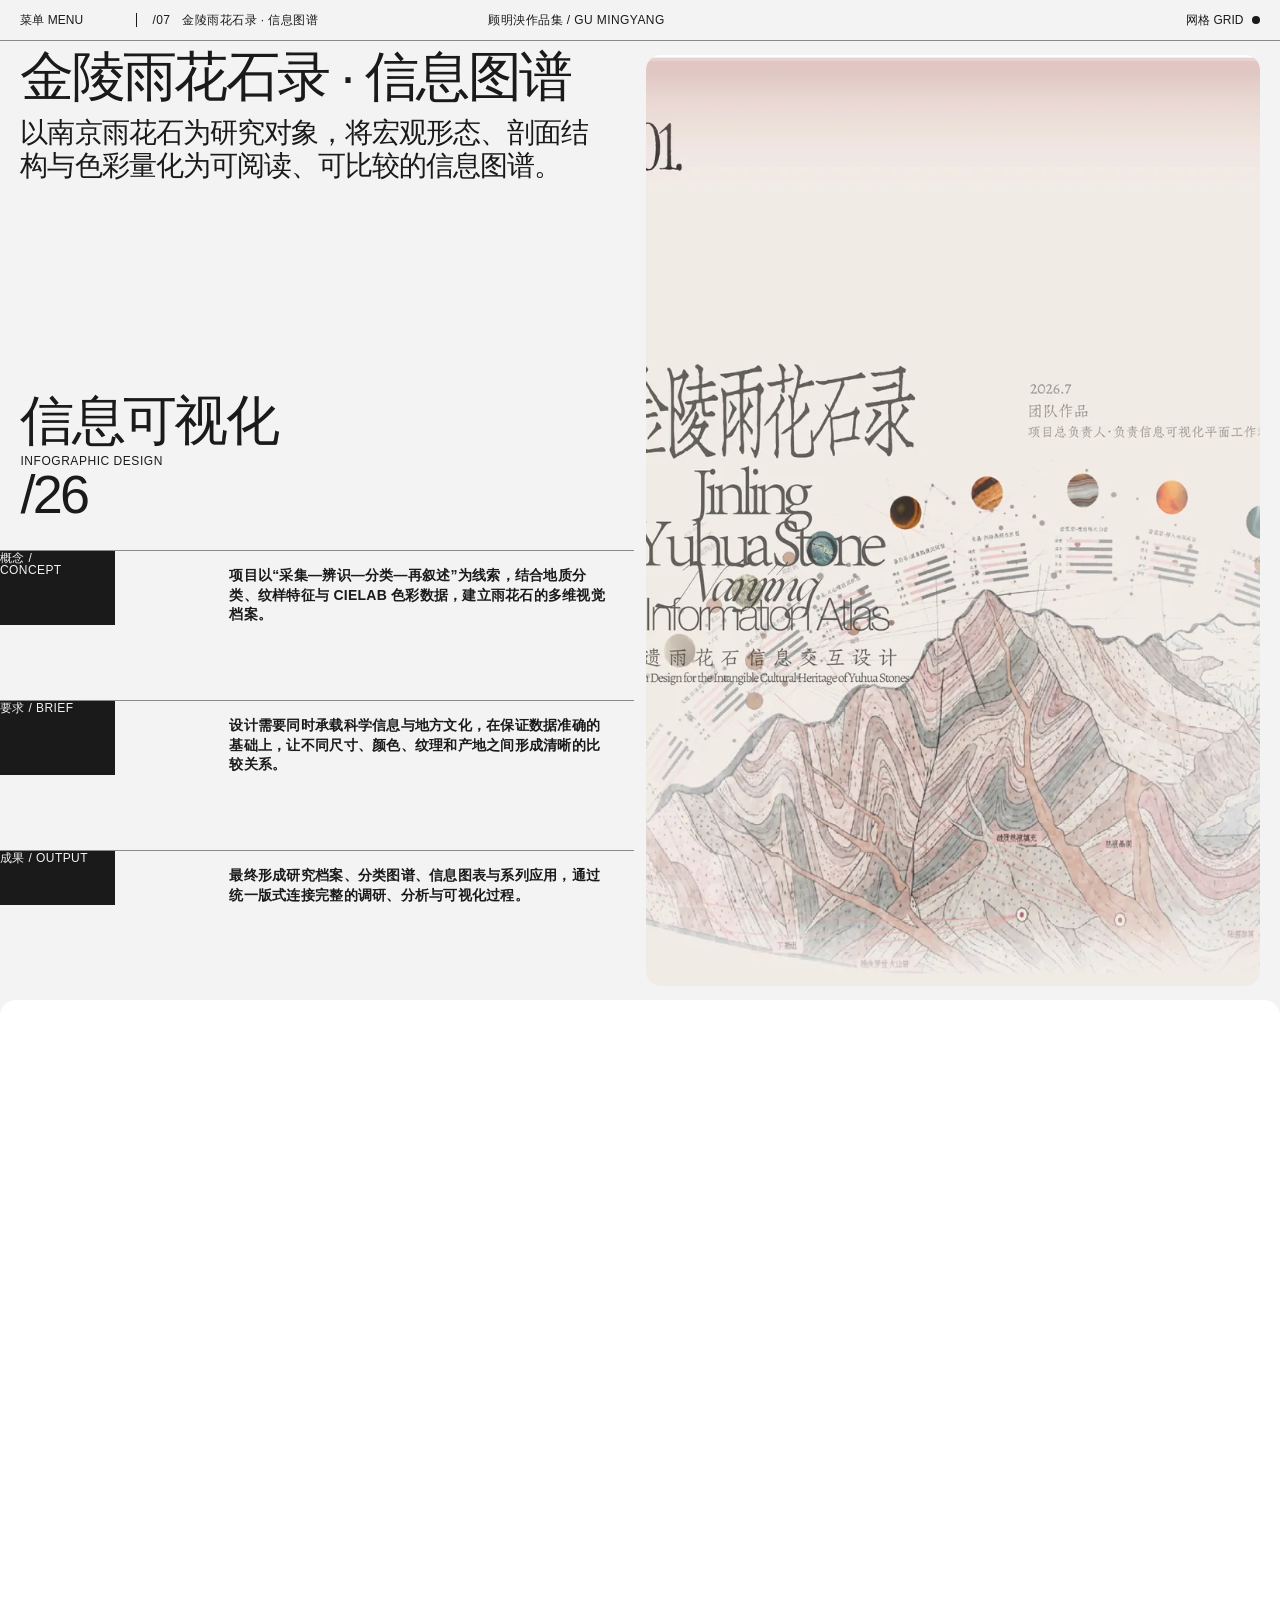
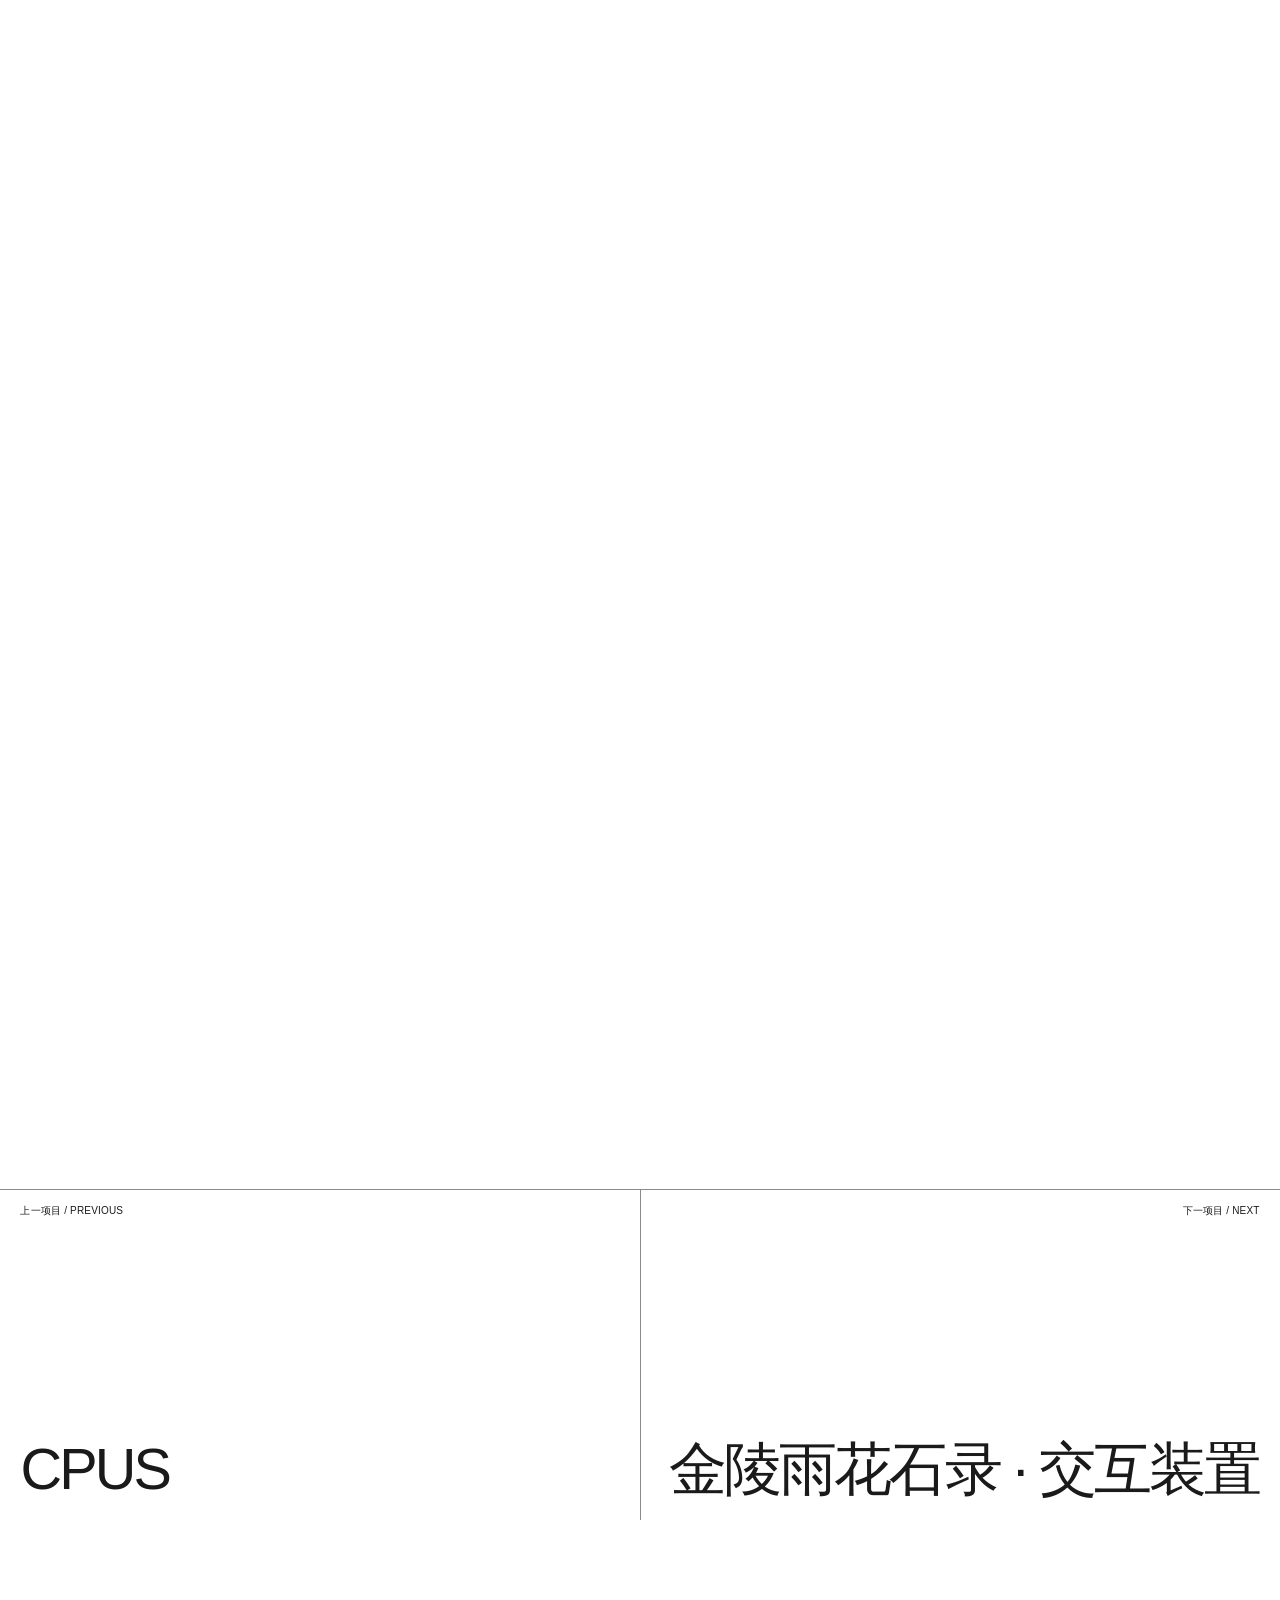
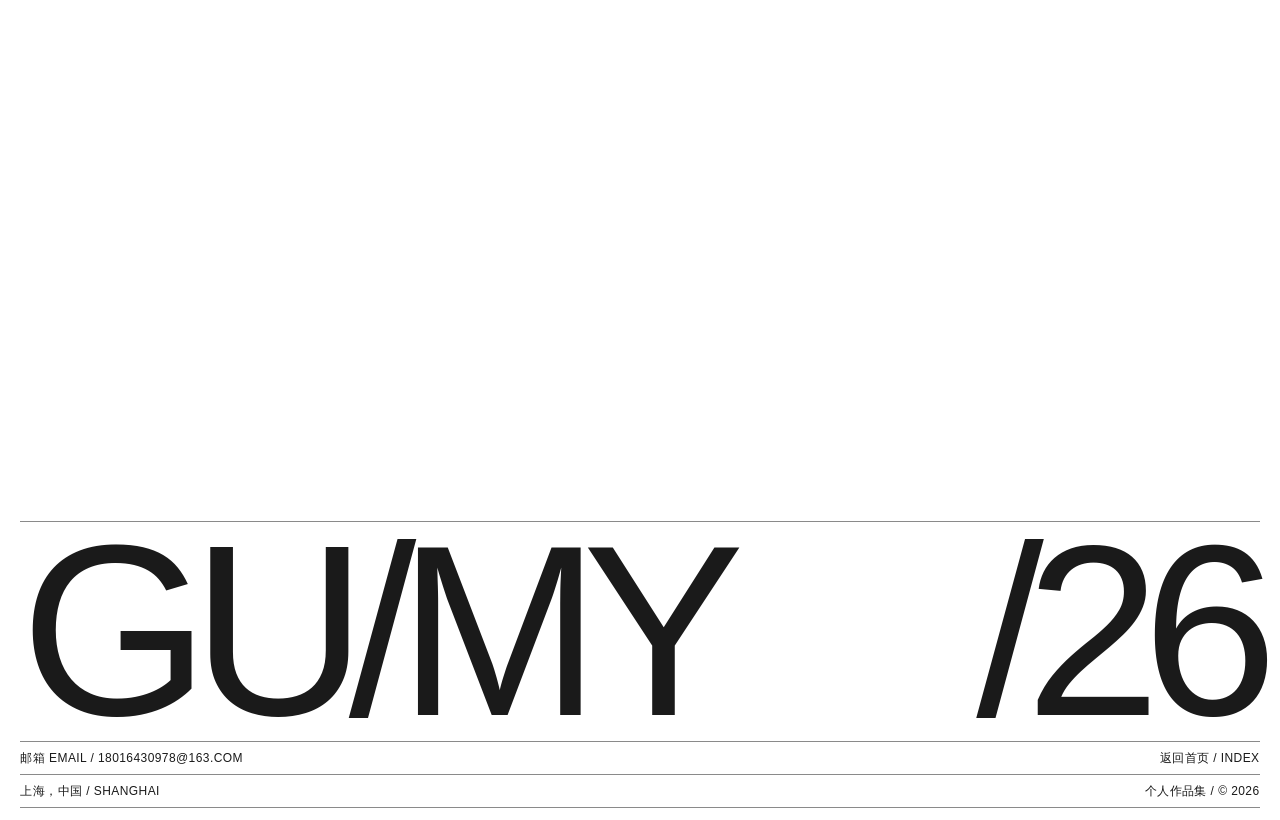
<file: project.html>
<!doctype html>
<html lang="zh-CN">
  <head>
    <meta charset="UTF-8" />
    <meta name="viewport" content="width=device-width, initial-scale=1.0" />
    <meta name="theme-color" content="#f3f3f3" />
    <meta name="description" content="顾明泱作品集项目详情" />
    <title>项目详情 — 顾明泱作品集</title>
    <link rel="icon" href="data:," />
    <!-- Inline CSS keeps the portfolio styled in slow in-app browsers. -->
    <style>
:root {
  --paper: #f3f3f3;
  --ink: #1a1a1a;
  --stage: #dedede;
  --line: #8a8a8a;
  --pad: clamp(14px, 1.6vw, 23px);
  --drawer-width: 376px;
  --sans: "PP Neue Montreal", "Helvetica Neue", Helvetica, Arial, "PingFang SC", "Microsoft YaHei", sans-serif;
}

* { box-sizing: border-box; }
html { overflow-x: hidden; scroll-behavior: smooth; }
body { margin: 0; overflow-x: hidden; background: var(--paper); color: var(--ink); font-family: var(--sans); font-size: 12px; line-height: 1; letter-spacing: .015em; }
button, a { color: inherit; font: inherit; touch-action: manipulation; }
button { padding: 0; border: 0; background: none; cursor: pointer; }
a { text-decoration: none; }
img { display: block; width: 100%; height: 100%; }
figure { margin: 0; }
button:focus-visible, a:focus-visible { outline: 1px dashed var(--ink); outline-offset: 4px; }

.skip-link { position: fixed; z-index: 1000; top: -60px; left: var(--pad); padding: 8px 10px; background: var(--ink); color: var(--paper); }
.skip-link:focus { top: 50px; }
.loader { position: fixed; z-index: 999; inset: 0; display: flex; align-items: center; justify-content: space-between; padding: 0 2vw; overflow: hidden; background: var(--ink); color: var(--paper); font-size: 30vw; font-weight: 500; letter-spacing: -.08em; transition: transform .8s cubic-bezier(.77,0,.18,1), visibility .8s; }
.loader i { font-style: normal; }
.loader.is-gone { transform: translateY(-100%); visibility: hidden; }

.site-header { position: fixed; z-index: 120; top: 0; right: 0; left: 0; height: 41px; padding: 0 var(--pad); display: grid; grid-template-columns: 116px 352px 1fr auto; align-items: center; border-bottom: 1px solid var(--line); background: rgba(243,243,243,.94); backdrop-filter: blur(8px); text-transform: uppercase; letter-spacing: .035em; transition: transform .55s cubic-bezier(.77,0,.18,1); }
.menu-trigger { justify-self: start; text-transform: uppercase; }
.page-code { min-width: 0; display: grid; grid-template-columns: 16px 30px 1fr; align-items: center; overflow: hidden; }
.page-code i { width: 1px; height: 14px; background: var(--ink); }
.page-code b { overflow: hidden; font-weight: 400; text-overflow: ellipsis; white-space: nowrap; }
.site-id { justify-self: start; }
.grid-trigger { display: flex; align-items: center; gap: 8px; text-transform: uppercase; }
.grid-trigger i { width: 8px; height: 8px; border-radius: 50%; background: var(--ink); }

.menu-panel { position: fixed; z-index: 150; inset: 0 auto 0 0; width: var(--drawer-width); padding: 24px 23px 44px; overflow-y: auto; border-right: 6px solid var(--ink); background: var(--paper); transform: translateX(-101%); transition: transform .55s cubic-bezier(.77,0,.18,1); }
.menu-panel.is-open { transform: none; }
.menu-panel h2 { margin: 0 0 71px; font-size: 54px; font-weight: 500; line-height: .9; letter-spacing: -.055em; }
.menu-panel nav { margin-left: 36px; }
.menu-panel nav a { display: grid; grid-template-columns: 35px 1fr; min-height: 126px; align-content: start; }
.menu-panel nav a:nth-child(2) { min-height: 165px; }
.menu-panel nav strong { font-size: 29px; font-weight: 500; line-height: .85; letter-spacing: -.055em; }
.menu-panel nav span { grid-column: 1 / -1; width: calc(100% + 36px); margin: 18px 0 0 -36px; text-align: center; font-weight: 600; line-height: .95; letter-spacing: .02em; }
.menu-panel nav a:hover strong { text-decoration: underline; text-underline-offset: 3px; }

main { isolation: isolate; transition: transform .55s cubic-bezier(.77,0,.18,1); }
body.menu-open main, body.menu-open .site-header { transform: translateX(var(--drawer-width)); }

.project-intro { position: sticky; z-index: 1; top: 0; height: 1000px; background: var(--paper); }
.intro-left { position: absolute; top: 0; left: 0; width: calc(50% - 6px); height: 100%; padding: 52px 0 0 var(--pad); }
.intro-left h1 { margin: 0; font-size: 54px; font-weight: 400; line-height: .9; letter-spacing: -.05em; }
.project-deck { width: calc(100% - var(--pad)); max-width: 691px; margin: 15px 0 0; font-size: 28px; font-weight: 400; line-height: 1.18; letter-spacing: -.035em; }
.project-type { position: absolute; top: 393px; left: var(--pad); display: grid; font-size: 54px; font-weight: 400; line-height: 1.02; letter-spacing: -.05em; }
.project-type [data-type] { display: grid; }
.project-type [data-type] small { margin-top: 7px; font-size: 12px; line-height: 1; letter-spacing: .045em; }
.project-type b { font-weight: 400; }
.project-notes { position: absolute; right: 0; bottom: 0; left: 0; }
.project-notes article { min-height: 150px; display: grid; grid-template-columns: 18.2% 18% 1fr; align-content: start; border-top: 1px solid var(--line); }
.project-notes article > span { margin-left: calc(var(--pad) * -1); padding: 1px var(--pad); background: var(--ink); color: var(--paper); text-transform: uppercase; letter-spacing: .035em; }
.project-notes p { grid-column: 3; width: calc(100% - var(--pad)); margin: 15px 0 0; font-size: 14px; font-weight: 600; line-height: 1.4; letter-spacing: .018em; }
.intro-visual { position: absolute; top: 55px; right: var(--pad); bottom: 14px; left: calc(50% + 6px); overflow: hidden; border-radius: 15px; background: var(--stage); }
.intro-visual img { object-fit: cover; }

.page-stack { position: relative; z-index: 20; padding: 12px var(--pad) 0; overflow: hidden; border-radius: 16px 16px 0 0; background: #fff; }
.page-stack-inner { display: grid; gap: 8px; }
.page-board { margin: 0; aspect-ratio: 2560 / 903; background: #fff; content-visibility: auto; contain-intrinsic-size: auto 36vw; }
.page-board img { display: block; width: 100%; height: auto; object-fit: contain; }
.page-board.is-error { min-height: 40vh; display: grid; place-items: center; background: var(--stage); }
.page-board.is-error img { display: none; }
.page-board.is-error::after { content: "图片加载失败 · 请刷新重试 / IMAGE RETRY"; padding: 20px; text-align: center; letter-spacing: .04em; }
.page-video { position: relative; min-height: min(80vh, 900px); aspect-ratio: auto; display: grid; place-items: center; padding: clamp(18px, 3vw, 52px); background: #0b0b0d; }
.page-video video { display: block; width: auto; max-width: 100%; height: auto; max-height: 86vh; background: #0b0b0d; }
.video-play {
  position: absolute; z-index: 4; top: 50%; left: 50%; display: flex; align-items: center; gap: 11px;
  min-height: 44px; padding: 10px 16px 10px 11px; border: 1px solid rgba(255,255,255,.75); border-radius: 999px;
  background: rgba(10,10,12,.84); color: #fff; letter-spacing: .05em; transform: translate(-50%, -50%);
  backdrop-filter: blur(8px); transition: opacity .18s ease, transform .18s ease, visibility .18s;
}
.video-play i { display: grid; width: 24px; height: 24px; place-items: center; border-radius: 50%; background: #fff; color: #111; font-size: 9px; font-style: normal; padding-left: 1px; }
.video-play:hover { transform: translate(-50%, -50%) scale(1.035); }
.video-play.is-hidden { opacity: 0; visibility: hidden; pointer-events: none; }
.page-video figcaption { position: absolute; right: var(--pad); bottom: 14px; color: #fff; font-size: 11px; letter-spacing: .06em; text-transform: uppercase; }

.project-pagination { position: relative; z-index: 20; display: grid; grid-template-columns: 1fr 1fr; border-top: 1px solid var(--line); background: #fff; }
.project-pagination a { min-height: 330px; display: flex; flex-direction: column; justify-content: space-between; padding: 16px var(--pad) 24px; }
.project-pagination a + a { border-left: 1px solid var(--line); text-align: right; }
.project-pagination strong { font-size: 4.5vw; font-weight: 400; line-height: .9; letter-spacing: -.05em; }

footer { position: relative; z-index: 20; min-height: 100vh; padding: 0 var(--pad) 12px; display: flex; flex-direction: column; justify-content: flex-end; background: #fff; }
.footer-lockup { display: flex; justify-content: space-between; align-items: flex-end; border-top: 1px solid var(--line); }
.footer-lockup span, .footer-lockup b { font-size: 19vw; font-weight: 500; line-height: .9; letter-spacing: -.075em; }
.footer-links { display: grid; grid-template-columns: 1fr 1fr; border-top: 1px solid var(--line); text-transform: uppercase; letter-spacing: .035em; }
.footer-links > * { padding: 10px 0; border-bottom: 1px solid var(--line); }
.footer-links > *:nth-child(even) { text-align: right; }

.grid-overlay { position: fixed; z-index: 260; inset: 0; pointer-events: none; opacity: 0; visibility: hidden; background: repeating-linear-gradient(to bottom, rgba(56,101,255,.32) 0 1px, transparent 1px 14px); transition: opacity .2s, visibility .2s; }
.grid-overlay.is-visible { opacity: 1; visibility: visible; }
.grid-overlay > div { position: absolute; inset: 0 var(--pad); display: grid; grid-template-columns: repeat(12,1fr); gap: 16px; }
.grid-overlay i { background: rgba(26,26,26,.055); border-right: 1px solid rgba(26,26,26,.08); border-left: 1px solid rgba(26,26,26,.08); }

@media (max-width: 760px) {
  :root { --drawer-width: calc(100vw - 58px); }
  body.menu-open { overflow: hidden; }
  .site-header { height: 48px; padding: 0 14px; grid-template-columns: auto minmax(0, 1fr) auto; gap: 12px; }
  .menu-trigger, .grid-trigger { min-height: 44px; display: flex; align-items: center; }
  .page-code { grid-template-columns: 13px 31px minmax(0, 1fr); }
  .site-id { display: none; }
  .menu-panel { padding: 18px 14px 40px; }
  .menu-panel h2 { font-size: 48px; margin-bottom: 68px; }
  .menu-panel nav a, .menu-panel nav a:nth-child(2) { min-height: 126px; }

  .project-intro { position: relative; height: auto; padding-top: 48px; }
  .intro-left { position: relative; width: 100%; height: auto; padding: 22px 14px 0; }
  .intro-left h1 { font-size: clamp(30px, 9vw, 40px); line-height: .94; overflow-wrap: anywhere; }
  .project-deck { width: 100%; margin-top: 20px; font-size: clamp(20px, 6.1vw, 27px); line-height: 1.24; }
  .project-type { position: static; margin-top: 64px; font-size: clamp(30px, 9vw, 40px); line-height: 1; }
  .project-type [data-type] small { margin-top: 6px; font-size: 10px; }
  .project-notes { position: static; margin: 64px -14px 0; }
  .project-notes article { min-height: 152px; grid-template-columns: 88px minmax(0, 1fr); }
  .project-notes article > span { grid-column: 1; margin: 0; padding: 2px 14px; }
  .project-notes p { grid-column: 2; width: calc(100% - 14px); margin: 14px 0 0; font-size: 13px; line-height: 1.45; overflow-wrap: anywhere; }
  .intro-visual { position: relative; inset: auto; height: auto; aspect-ratio: 4 / 5; margin: 18px 14px 0; border-radius: 12px; }
  .page-stack { padding: 8px 8px 0; border-radius: 12px 12px 0 0; }
  .page-stack-inner { gap: 6px; }
  .page-video { min-height: 58vh; padding: 12px; }
  .page-video figcaption { right: 14px; bottom: 10px; }
  .project-pagination { grid-template-columns: 1fr; }
  .project-pagination a { min-height: 184px; padding-top: 18px; padding-bottom: 22px; }
  .project-pagination a + a { border-top: 1px solid var(--line); border-left: 0; }
  .project-pagination strong { font-size: 11vw; }
  footer { min-height: 86vh; padding-bottom: max(12px, env(safe-area-inset-bottom)); }
  .footer-lockup { display: grid; grid-template-columns: minmax(0, 1fr) auto; }
  .footer-lockup span, .footer-lockup b { min-width: 0; font-size: clamp(76px, 26vw, 112px); white-space: nowrap; }
  .footer-links { grid-template-columns: 1fr; }
  .footer-links > *:nth-child(even) { text-align: left; }
  .grid-overlay > div { inset: 0 14px; grid-template-columns: repeat(6,1fr); gap: 10px; }
  .grid-overlay i:nth-child(n + 7) { display: none; }
}

@media (max-width: 360px) {
  .site-header { gap: 8px; }
  .grid-trigger span { position: absolute; width: 1px; height: 1px; overflow: hidden; clip-path: inset(50%); white-space: nowrap; }
  .footer-lockup span, .footer-lockup b { font-size: 24vw; }
}

@media (prefers-reduced-motion: reduce) {
  *, *::before, *::after { scroll-behavior: auto !important; transition-duration: .01ms !important; animation-duration: .01ms !important; }
}

    </style>
  </head>
  <body>
    <a class="skip-link" href="#project-content">跳至项目内容</a>
    <div class="loader" aria-hidden="true"><span>100</span><i>/</i></div>

    <header class="site-header">
      <button class="menu-trigger" type="button" aria-expanded="false" aria-controls="menu-panel">菜单 MENU</button>
      <div class="page-code"><i></i><span>/07</span><b>项目 PROJECT</b></div>
      <a class="site-id" href="index.html">顾明泱作品集 / GU MINGYANG</a>
      <button class="grid-trigger" type="button" aria-pressed="false"><span>网格 GRID</span><i></i></button>
    </header>

    <aside class="menu-panel" id="menu-panel" aria-hidden="true">
      <h2>索引<br />Index</h2>
      <nav>
        <a href="index.html"><small>01/</small><strong>首页 Intro</strong><span>身份封面 / 精选项目 / 设计方法 /</span></a>
        <a href="index.html#portfolio"><small>02/</small><strong>作品 Work</strong><span>信息设计 / 交互体验 / 品牌系统 / 空间与视觉实验 /</span></a>
        <a href="index.html#about"><small>03/</small><strong>关于 About</strong><span>上海理工大学 / 视觉传达设计 / 研究方向 /</span></a>
        <a href="index.html#contact"><small>04/</small><strong>联系 Contact</strong><span>邮箱 / 电话 / 项目合作 /</span></a>
        <a href="archive.html"><small>05/</small><strong>档案 Archive</strong><span>十个精选项目 / 完整过程展板 /</span></a>
        <a href="index.html#sources"><small>06/</small><strong>理念 Sources</strong><span>作品集 PDF / 项目展板 / 个人材料 /</span></a>
      </nav>
    </aside>

    <main id="project-content">
      <section class="project-intro">
        <div class="intro-left">
          <h1 data-title>项目详情</h1>
          <p class="project-deck" data-deck></p>
          <div class="project-type"><span data-type></span><b data-year></b></div>
          <div class="project-notes">
            <article><span>概念 / CONCEPT</span><p data-concept></p></article>
            <article><span>要求 / BRIEF</span><p data-requirements></p></article>
            <article><span>成果 / OUTPUT</span><p data-output></p></article>
          </div>
        </div>
        <figure class="intro-visual"><img data-hero alt="" /></figure>
      </section>

      <section class="page-stack" aria-label="项目完整展板">
        <div class="page-stack-inner"></div>
      </section>

      <nav class="project-pagination" aria-label="项目切换">
        <a data-prev href="#"><small>上一项目 / PREVIOUS</small><strong></strong></a>
        <a data-next href="#"><small>下一项目 / NEXT</small><strong></strong></a>
      </nav>

      <footer>
        <div class="footer-lockup"><span>GU/MY</span><b>/26</b></div>
        <div class="footer-links"><a href="mailto:18016430978@163.com">邮箱 EMAIL / 18016430978@163.COM</a><a href="index.html">返回首页 / INDEX</a><span>上海，中国 / SHANGHAI</span><span>个人作品集 / © 2026</span></div>
      </footer>
    </main>

    <div class="grid-overlay" aria-hidden="true"><div><i></i><i></i><i></i><i></i><i></i><i></i><i></i><i></i><i></i><i></i><i></i><i></i></div></div>
    <script>
const projects = {
  'yuhuashi-info': {
    page: '07', title: '金陵雨花石录 · 信息图谱', year: '2026', typeZh: '信息可视化', typeEn: 'INFOGRAPHIC DESIGN', cover: 'assets/covers-web/yuhuashi-info.webp', pages: ['assets/works-web/yuhuashi-info/01.webp','assets/works-web/yuhuashi-info/02.webp','assets/works-web/yuhuashi-info/03.webp','assets/works-web/yuhuashi-info/04.webp'],
    deck: '以南京雨花石为研究对象，将宏观形态、剖面结构与色彩量化为可阅读、可比较的信息图谱。',
    concept: '项目以“采集—辨识—分类—再叙述”为线索，结合地质分类、纹样特征与 CIELAB 色彩数据，建立雨花石的多维视觉档案。',
    requirements: '设计需要同时承载科学信息与地方文化，在保证数据准确的基础上，让不同尺寸、颜色、纹理和产地之间形成清晰的比较关系。',
    output: '最终形成研究档案、分类图谱、信息图表与系列应用，通过统一版式连接完整的调研、分析与可视化过程。',
    claim: '纹理、时间与地域，共同构成一套可以被阅读的自然语言。'
  },
  'yuhuashi-installation': {
    page: '08', title: '金陵雨花石录 · 交互装置', year: '2026', typeZh: '交互装置', typeEn: 'INTERACTIVE INSTALLATION', cover: 'assets/covers-web/yuhuashi-installation-detail.webp', pages: ['assets/works-web/yuhuashi-installation/01.webp','assets/works-web/yuhuashi-installation/02.webp','assets/works-web/yuhuashi-installation/03.webp','assets/works-web/yuhuashi-installation/04.webp'], video: 'assets/videos/yuhuashi-installation-mobile.mp4', videoType: 'video/mp4', videoFallback: 'assets/videos/yuhuashi-installation-web.webm', videoFallbackType: 'video/webm',
    deck: '将雨花石的矿物色彩与剖面纹样转化为可触摸、可选择、可实时反馈的 Mapping 交互体验。',
    concept: '参与者选择雨花石并按压感应区域，装置读取石材类型、触摸压力与持续时间，生成动态波纹和对应色彩，使隐藏的地质信息通过光影被感知。',
    requirements: '交互需要连接矿石样本、压力传感器、Arduino、TouchDesigner 与投影系统，同时保持操作路径直观、反馈及时且具有沉浸感。',
    output: '完成交互逻辑、硬件搭建、视觉映射、参数测试与装置呈现，形成从“选择—触摸—转译—回应”的完整体验。',
    claim: '当手触碰石头，亿万年的地质信息被重新点亮。'
  },
  nature: {
    page: '09', title: '自然色差', year: '2026', typeZh: '数据可视化', typeEn: 'DATA VISUALIZATION', cover: 'assets/covers-web/nature.webp', pages: ['assets/works-web/nature/01.webp','assets/works-web/nature/02.webp','assets/works-web/nature/03.webp','assets/works-web/nature/04.webp','assets/works-web/nature/05.webp','assets/works-web/nature/06.webp','assets/works-web/nature/07.webp'], video: 'assets/videos/nature-mobile.mp4', videoType: 'video/mp4', videoFallback: 'assets/videos/nature-web.webm', videoFallbackType: 'video/webm',
    deck: '从自然环境中的色彩差异出发，将观察、采样与数据转化为一套兼具分析性与感知性的视觉研究。',
    concept: '色彩既是视觉现象，也是环境变化留下的证据。项目以连续采样和对照关系呈现颜色在时间、地点与媒介中的偏移。',
    requirements: '需要建立可复用的数据编码方式，同时保留自然色彩的细微感受，避免图表语言压缩掉观察本身的丰富性。',
    output: '输出包括色彩档案、数据图谱、动态视觉规则与完整展示系统。',
    claim: '所谓色差不是误差，而是自然在不同条件下留下的可见变化。'
  },
  tongqu: {
    page: '10', title: '瞳趣', year: '2026', typeZh: '产品体验设计', typeEn: 'UX / UI DESIGN', cover: 'assets/covers-web/tongqu.webp', pages: ['assets/works-web/tongqu/01.webp','assets/works-web/tongqu/02.webp','assets/works-web/tongqu/03.webp','assets/works-web/tongqu/04.webp','assets/works-web/tongqu/05.webp'], video: 'assets/videos/tongqu-mobile.mp4', videoType: 'video/mp4', videoFallback: 'assets/videos/tongqu-web.webm', videoFallbackType: 'video/webm',
    deck: '围绕儿童视觉健康与参与式学习构建数字体验，以轻量任务、反馈机制和清晰的信息层级降低使用门槛。',
    concept: '将视觉训练从被动检查转化为可理解、可参与的日常体验，让儿童、家长与专业人员共享同一套信息语言。',
    requirements: '界面需要兼顾儿童的操作直觉、家长的信息判断与专业数据的可靠呈现，并控制视觉刺激强度。',
    output: '完成用户研究、信息架构、交互原型、界面系统与关键任务流程。',
    claim: '好的健康体验不是增加提醒，而是让正确的行为自然发生。'
  },
  coffee: {
    page: '11', title: '上海牌咖啡', year: '2025', typeZh: '品牌视觉', typeEn: 'VISUAL IDENTITY', cover: 'assets/covers-web/coffee.webp', pages: ['assets/works-web/coffee/01.webp','assets/works-web/coffee/02.webp','assets/works-web/coffee/03.webp','assets/works-web/coffee/04.webp','assets/works-web/coffee/05.webp'],
    deck: '从上海城市记忆与咖啡文化出发，建立兼具历史气质和当代秩序的品牌视觉系统。',
    concept: '项目把城市档案中的字体、建筑节奏与消费文化转化为品牌识别，让怀旧不止停留在表面装饰。',
    requirements: '视觉需要覆盖包装、海报、空间与数字传播，同时在不同媒介中保持明确的品牌识别。',
    output: '完成标志、字体层级、色彩系统、包装与系列传播应用。',
    claim: '城市记忆不是复古滤镜，而是一套仍然能够被重新使用的视觉语法。'
  },
  tangsancai: {
    page: '12', title: '唐三彩 · 文旅网页设计', year: '2026', typeZh: '网页设计', typeEn: 'WEB DESIGN', cover: 'assets/covers-web/tangsancai.webp', pages: ['assets/works-web/tangsancai/01.webp','assets/works-web/tangsancai/02.webp','assets/works-web/tangsancai/03.webp'],
    deck: '以陕西唐三彩为文化对象，构建兼具文物知识、数字导览与视觉叙事的文旅网页体验。',
    concept: '以釉色、器型与历史脉络为信息线索，将唐三彩的文化内容转化为可浏览、可检索、可持续延展的数字档案。',
    requirements: '网页需要兼顾文化信息的准确性、长页面阅读节奏与多端浏览效率，并通过统一组件保持视觉识别。',
    output: '完成信息架构、网页视觉系统、核心页面设计与响应式展示方案。',
    claim: '让传统文物从静态展柜进入可探索的数字叙事。'
  },
  space: {
    page: '13', title: '魔方筑境', year: '2025', typeZh: '空间设计', typeEn: 'SPATIAL DESIGN', cover: 'assets/covers-web/space.webp', pages: ['assets/works-web/space/01.webp','assets/works-web/space/02.webp'],
    deck: '以模块化空间作为情绪调节的媒介，通过路径、尺度、光线与触觉建立可参与的疗愈体验。',
    concept: '魔方的旋转与组合成为空间组织方法，让使用者通过主动选择重新感知身体、距离和情绪。',
    requirements: '空间需要可快速组合、适应不同场地，同时在开放与私密之间提供清晰的层次变化。',
    output: '形成空间叙事、模块结构、材料规范与关键体验场景。',
    claim: '空间不仅容纳行为，也可以帮助情绪找到新的位置。'
  },
  dopamine: {
    page: '14', title: '不打不打 · 多巴胺行动', year: '2024', typeZh: '视觉传播', typeEn: 'POSTER / CAMPAIGN', cover: 'assets/covers-web/dopamine.webp', pages: ['assets/works-web/dopamine/01.webp','assets/works-web/dopamine/02.webp'],
    deck: '以高能色彩与直接语句构成反暴力传播行动，将情绪表达转化为公众可参与的视觉事件。',
    concept: '项目利用“多巴胺”式视觉语言吸引注意，再通过反差文案把观看引向对暴力行为的讨论。',
    requirements: '传播需要在公共空间中快速识别，同时避免用过度刺激的图像再次制造伤害。',
    output: '完成系列海报、传播口号、动态规则与公共场景应用。',
    claim: '鲜艳不意味着轻浮，它也可以成为拒绝暴力的公共信号。'
  },
  appetite: {
    page: '15', title: '食欲补丁', year: '2024', typeZh: '概念视觉', typeEn: 'VISUAL CONCEPT', cover: 'assets/covers-web/appetite.webp', pages: ['assets/works-web/appetite/01.webp','assets/works-web/appetite/02.webp'],
    deck: '讨论数字媒介如何重塑食欲与消费判断，以“补丁”作为界面、身体和欲望之间的视觉隐喻。',
    concept: '把食物图像、系统提示与身体感受并置，呈现平台算法如何持续修补并放大人的消费欲望。',
    requirements: '作品需要保持批判性，同时让复杂议题通过简洁、直接的视觉符号被理解。',
    output: '完成概念视觉、界面实验、海报与叙事展示。',
    claim: '当欲望像软件一样不断更新，我们需要重新判断什么是真正的需要。'
  },
  cpus: {
    page: '16', title: 'CPUS', year: '2025', typeZh: '文化海报', typeEn: 'CULTURAL POSTER', cover: 'assets/covers-web/cpus.webp', pages: ['assets/works-web/cpus/01.webp','assets/works-web/cpus/02.webp'],
    deck: '通过字体、网格与符号实验构建文化活动视觉，将理性的信息秩序与高密度图形表达结合。',
    concept: 'CPU 的并行运算被转译为多层信息同时发生的版式结构，形成具有技术感的文化传播语言。',
    requirements: '系统需要适配不同尺寸与传播媒介，并在高信息密度下保持标题和行动信息的清晰。',
    output: '完成主视觉、系列海报、动态延展与应用规范。',
    claim: '信息可以并行发生，但设计必须决定观看的顺序。'
  }
};

const order = Object.keys(projects);
const params = new URLSearchParams(window.location.search);
const id = projects[params.get('id')] ? params.get('id') : order[0];
const project = projects[id];
const asset = (path) => path;
const mobileAsset = (path) => path.replace('assets/works-web/', 'assets/works-mobile/');
const prefersMobileAssets = window.matchMedia('(max-width: 760px)').matches;

const prepareRetryableImage = (image, fallback) => {
  let attempts = 0;

  image.addEventListener('load', () => image.closest('figure')?.classList.remove('is-error'));
  image.addEventListener('error', () => {
    attempts += 1;
    image.removeAttribute('srcset');

    if (attempts <= 2) {
      const retryUrl = new URL(fallback, window.location.href);
      retryUrl.searchParams.set('retry', `${Date.now()}-${attempts}`);
      window.setTimeout(() => { image.src = retryUrl.href; }, attempts * 450);
      return;
    }

    image.closest('figure')?.classList.add('is-error');
  });
};

document.title = `${project.title} — 顾明泱作品集`;
document.querySelector('[data-title]').textContent = project.title;
document.querySelector('[data-deck]').textContent = project.deck;
document.querySelector('[data-type]').innerHTML = `${project.typeZh}<small>${project.typeEn}</small>`;
document.querySelector('[data-year]').textContent = `/${project.year.slice(-2)}`;
document.querySelector('[data-concept]').textContent = project.concept;
document.querySelector('[data-requirements]').textContent = project.requirements;
document.querySelector('[data-output]').textContent = project.output;
document.querySelector('.page-code span').textContent = `/${project.page}`;
document.querySelector('.page-code b').textContent = project.title;

const hero = document.querySelector('[data-hero]');
hero.alt = `${project.title}项目主视觉`;
hero.loading = 'eager';
hero.fetchPriority = 'high';
hero.decoding = 'async';
prepareRetryableImage(hero, project.cover);
hero.src = project.cover;

const pageStack = document.querySelector('.page-stack-inner');
const videoPoster = prefersMobileAssets ? mobileAsset(project.pages[0]) : project.cover;
const videoFallbackSource = !prefersMobileAssets && project.videoFallback
  ? `<source data-src="${project.videoFallback}" type="${project.videoFallbackType || 'video/webm'}">`
  : '';
pageStack.innerHTML = project.pages.map((page, index) => (
  `<figure class="page-board"><img data-src="${prefersMobileAssets ? mobileAsset(page) : asset(page)}" data-fallback="${asset(page)}" alt="${project.title}项目展板 ${index + 1}" loading="lazy" decoding="async" fetchpriority="${index === 0 ? 'high' : 'low'}"></figure>`
)).join('') + (project.video ? (
  `<figure class="page-board page-video"><video controls playsinline preload="none" poster="${videoPoster}" aria-label="${project.title}项目视频"><source data-src="${project.video}" type="${project.videoType || 'video/mp4'}">${videoFallbackSource}当前浏览器不支持视频播放。</video><button class="video-play" type="button" aria-label="播放${project.title}项目视频"><i aria-hidden="true">▶</i><span>播放视频 / PLAY</span></button><figcaption>项目影像 / PROJECT FILM</figcaption></figure>`
) : '');

const loadBoardImage = (image) => {
  if (image.src) return;
  prepareRetryableImage(image, image.dataset.fallback);
  image.src = image.dataset.src;
  image.removeAttribute('data-src');
};

const boardImages = [...pageStack.querySelectorAll('img[data-src]')];
loadBoardImage(boardImages[0]);
if ('IntersectionObserver' in window) {
  const boardObserver = new IntersectionObserver((entries, observer) => {
    entries.forEach((entry) => {
      if (!entry.isIntersecting) return;
      loadBoardImage(entry.target);
      observer.unobserve(entry.target);
    });
  }, { rootMargin: '320px 0px' });
  boardImages.slice(1).forEach((image) => boardObserver.observe(image));
} else {
  boardImages.slice(1).forEach(loadBoardImage);
}

const projectVideo = pageStack.querySelector('video');
if (projectVideo) {
  const playTrigger = pageStack.querySelector('.video-play');
  const attachVideo = () => {
    if (projectVideo.dataset.attached) return;
    projectVideo.dataset.attached = 'true';
    projectVideo.querySelectorAll('source[data-src]').forEach((source) => {
      source.src = source.dataset.src;
      source.removeAttribute('data-src');
    });
    projectVideo.preload = 'auto';
    projectVideo.load();
  };

  projectVideo.addEventListener('pointerdown', attachVideo, { once: true });
  projectVideo.addEventListener('touchstart', attachVideo, { once: true, passive: true });
  projectVideo.addEventListener('keydown', (event) => {
    if (event.key === 'Enter' || event.key === ' ') attachVideo();
  });
  playTrigger?.addEventListener('click', async () => {
    attachVideo();
    try {
      await projectVideo.play();
    } catch (error) {
      playTrigger.classList.remove('is-hidden');
    }
  });
  projectVideo.addEventListener('play', () => playTrigger?.classList.add('is-hidden'));
  projectVideo.addEventListener('ended', () => playTrigger?.classList.remove('is-hidden'));
}

const currentIndex = order.indexOf(id);
const prevId = order[(currentIndex - 1 + order.length) % order.length];
const nextId = order[(currentIndex + 1) % order.length];
const prevLink = document.querySelector('[data-prev]');
const nextLink = document.querySelector('[data-next]');
prevLink.href = `project.html?id=${prevId}`;
nextLink.href = `project.html?id=${nextId}`;
prevLink.querySelector('strong').textContent = projects[prevId].title;
nextLink.querySelector('strong').textContent = projects[nextId].title;

const loader = document.querySelector('.loader');
const menuTrigger = document.querySelector('.menu-trigger');
const menuPanel = document.querySelector('.menu-panel');
const gridTrigger = document.querySelector('.grid-trigger');
const gridOverlay = document.querySelector('.grid-overlay');
const dismissLoader = () => window.setTimeout(() => loader.classList.add('is-gone'), 180);
if (document.readyState === 'loading') {
  document.addEventListener('DOMContentLoaded', dismissLoader, { once: true });
} else {
  dismissLoader();
}
window.addEventListener('load', () => loader.classList.add('is-gone'), { once: true });

const setMenu = (open) => {
  menuPanel.classList.toggle('is-open', open);
  document.body.classList.toggle('menu-open', open);
  menuPanel.setAttribute('aria-hidden', String(!open));
  menuTrigger.setAttribute('aria-expanded', String(open));
  menuTrigger.textContent = open ? '关闭 CLOSE' : '菜单 MENU';
};
menuTrigger.addEventListener('click', () => setMenu(!menuPanel.classList.contains('is-open')));
menuPanel.querySelectorAll('a').forEach((link) => link.addEventListener('click', () => setMenu(false)));
gridTrigger.addEventListener('click', () => {
  const active = gridOverlay.classList.toggle('is-visible');
  gridTrigger.setAttribute('aria-pressed', String(active));
});
document.addEventListener('keydown', (event) => { if (event.key === 'Escape') setMenu(false); });

    </script>
  </body>
</html>
</file>
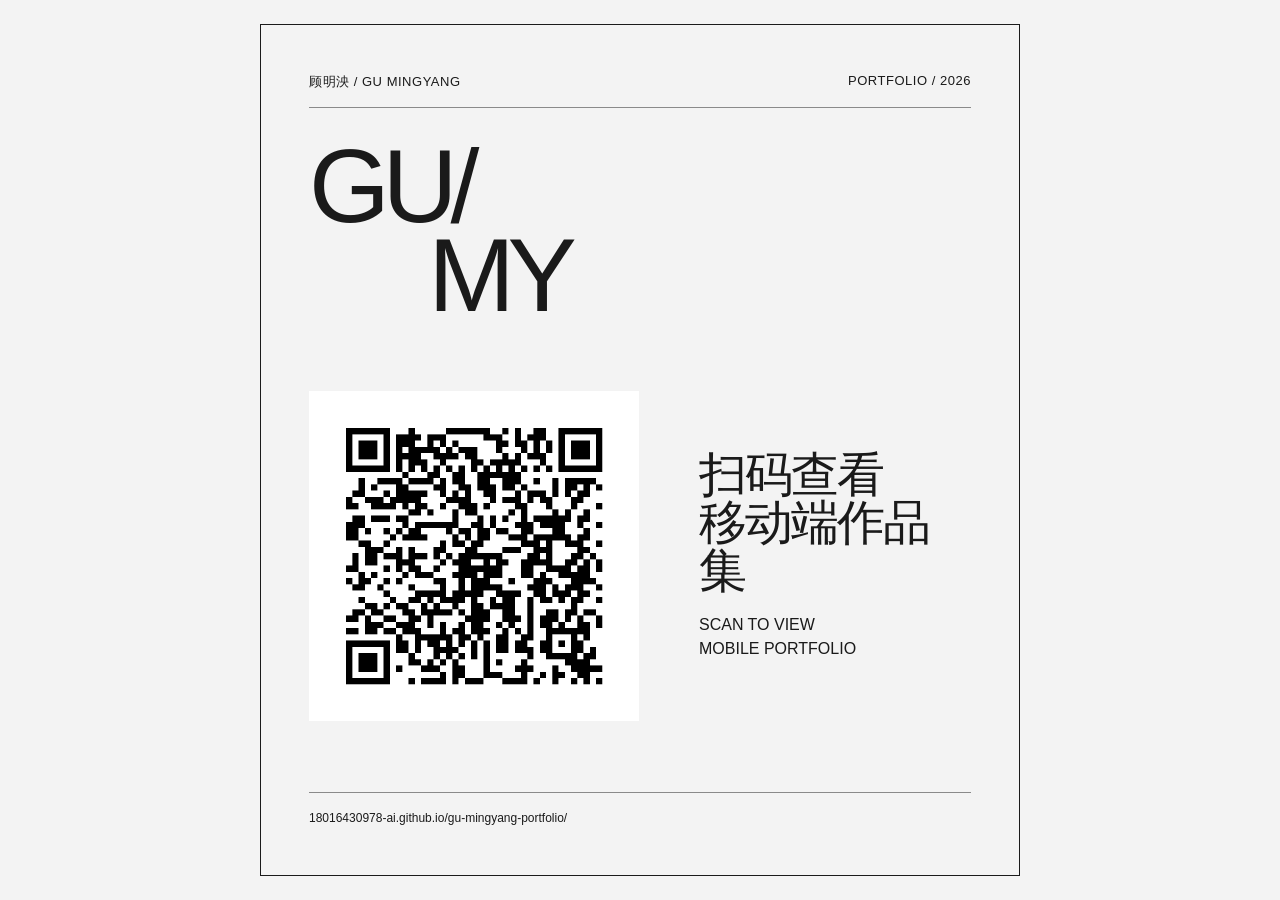
<file: qr-card.html>
<!doctype html>
<html lang="zh-CN">
  <head>
    <meta charset="UTF-8" />
    <meta name="viewport" content="width=device-width, initial-scale=1.0" />
    <meta name="theme-color" content="#f3f3f3" />
    <title>扫码查看顾明泱作品集</title>
    <link rel="icon" href="data:," />
    <style>
      :root { --paper: #f3f3f3; --ink: #1a1a1a; --line: #8a8a8a; }
      * { box-sizing: border-box; }
      body { margin: 0; min-height: 100vh; display: grid; place-items: center; padding: 24px; background: var(--paper); color: var(--ink); font-family: "Helvetica Neue", Arial, "PingFang SC", "Microsoft YaHei", sans-serif; }
      main { width: min(100%, 760px); min-height: min(920px, calc(100vh - 48px)); display: grid; grid-template-rows: auto 1fr auto; padding: clamp(20px, 5vw, 48px); border: 1px solid var(--ink); background: var(--paper); }
      header { display: flex; justify-content: space-between; gap: 24px; padding-bottom: 16px; border-bottom: 1px solid var(--line); font-size: 13px; text-transform: uppercase; letter-spacing: .04em; }
      h1 { margin: 34px 0 0; font-size: clamp(52px, 11vw, 104px); font-weight: 500; line-height: .86; letter-spacing: -.07em; }
      h1 span { display: block; padding-left: 18%; }
      .scan { align-self: center; display: grid; grid-template-columns: minmax(190px, 330px) 1fr; align-items: center; gap: clamp(24px, 6vw, 60px); margin: 48px 0; }
      .scan img { width: 100%; height: auto; border: 12px solid #fff; }
      .scan h2 { margin: 0 0 18px; font-size: clamp(28px, 5vw, 48px); font-weight: 400; line-height: 1; letter-spacing: -.04em; }
      .scan p { margin: 0; font-size: 16px; line-height: 1.55; }
      footer { padding-top: 16px; border-top: 1px solid var(--line); font-size: 12px; line-height: 1.5; overflow-wrap: anywhere; }
      @media (max-width: 600px) {
        body { padding: 12px; }
        main { min-height: calc(100vh - 24px); }
        .scan { grid-template-columns: 1fr; }
        .scan img { width: min(100%, 310px); justify-self: center; }
      }
      @media print {
        @page { size: A4 portrait; margin: 12mm; }
        body { min-height: auto; padding: 0; }
        main { width: 100%; min-height: 273mm; }
      }
    </style>
  </head>
  <body>
    <main>
      <div>
        <header><span>顾明泱 / GU MINGYANG</span><span>PORTFOLIO / 2026</span></header>
        <h1>GU/<span>MY</span></h1>
      </div>
      <section class="scan">
        <img src="assets/portfolio-qr.png" alt="顾明泱作品集网站二维码" />
        <div>
          <h2>扫码查看<br />移动端作品集</h2>
          <p>SCAN TO VIEW<br />MOBILE PORTFOLIO</p>
        </div>
      </section>
      <footer>18016430978-ai.github.io/gu-mingyang-portfolio/</footer>
    </main>
  </body>
</html>
</file>
